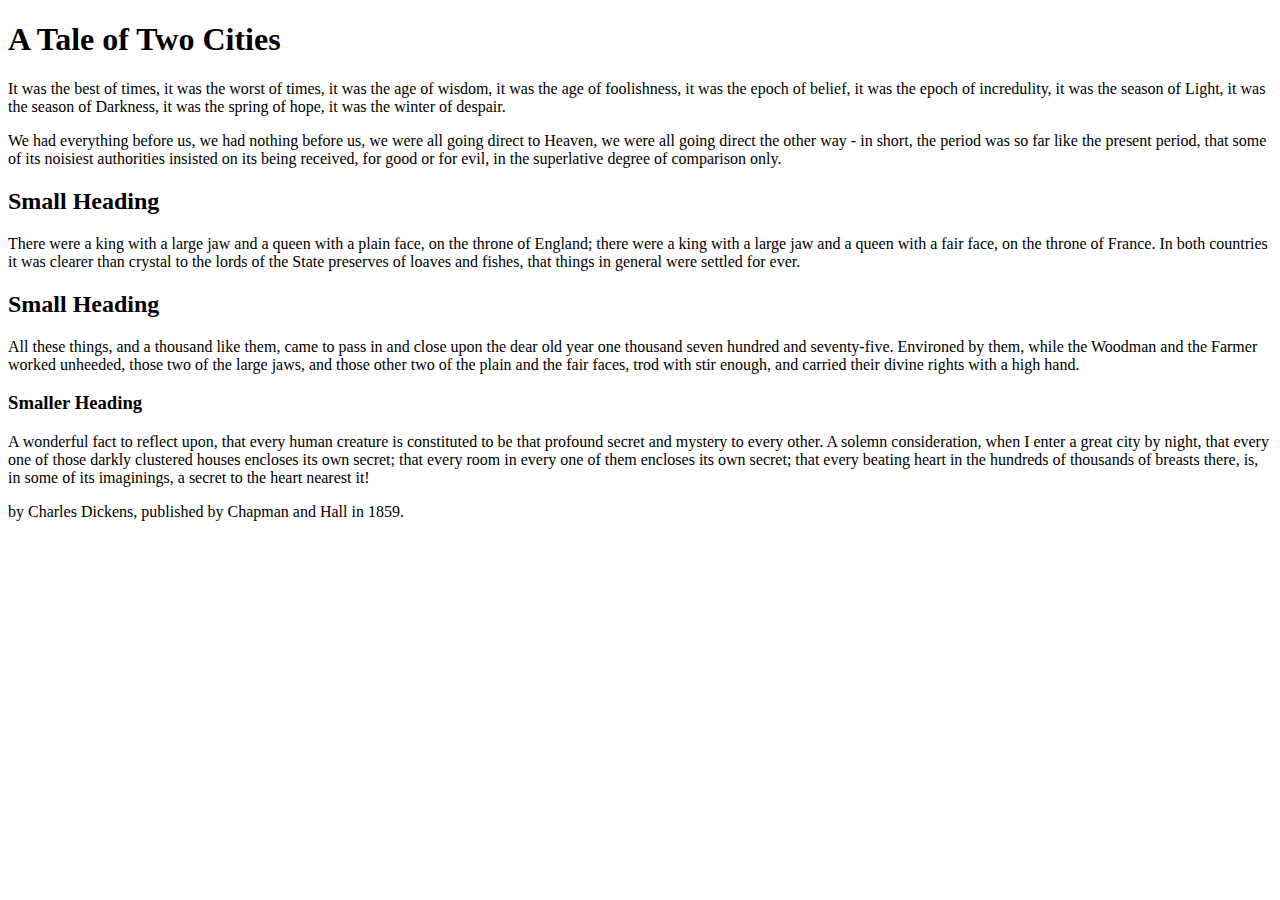
<file: page-1.html>
<!DOCTYPE html>
<html lang="en">
<head>
    <meta charset="UTF-8">
    <meta name="viewport" content="width=device-width, initial-scale=1.0">
    <title>A Tale of Two Cities</title>
    <meta name="description" content="A basic web page containing some text from A Tale of Two Cities, a novel published in 1859 by English author Charles Dickens.">
</head>


<body>
   <h1>A Tale of Two Cities</h1>

    <p>It was the best of times, it was the worst of times, it was the age of wisdom, it was the age of foolishness, it was the epoch of belief, it was the epoch of incredulity, it was the season of Light, it was the season of Darkness, it was the spring of hope, it was the winter of despair.</p>

    <p>We had everything before us, we had nothing before us, we were all going direct to Heaven, we were all going direct the other way - in short, the period was so far like the present period, that some of its noisiest authorities insisted on its being received, for good or for evil, in the superlative degree of comparison only.</p>

    <h2>Small Heading</h2>
    <p>There were a king with a large jaw and a queen with a plain face, on the throne of England; there were a king with a large jaw and a queen with a fair face, on the throne of France. In both countries it was clearer than crystal to the lords of the State preserves of loaves and fishes, that things in general were settled for ever.</p>

    <h2>Small Heading</h2>
    <p>All these things, and a thousand like them, came to pass in and close upon the dear old year one thousand seven hundred and seventy-five. Environed by them, while the Woodman and the Farmer worked unheeded, those two of the large jaws, and those other two of the plain and the fair faces, trod with stir enough, and carried their divine rights with a high hand.</p>

    <h3>Smaller Heading</h3>
    <p>A wonderful fact to reflect upon, that every human creature is constituted to be that profound secret and mystery to every other. A solemn consideration, when I enter a great city by night, that every one of those darkly clustered houses encloses its own secret; that every room in every one of them encloses its own secret; that every beating heart in the hundreds of thousands of breasts there, is, in some of its imaginings, a secret to the heart nearest it!</p>

    by Charles Dickens, published by Chapman and Hall in 1859.
</body>
</html>
</file>
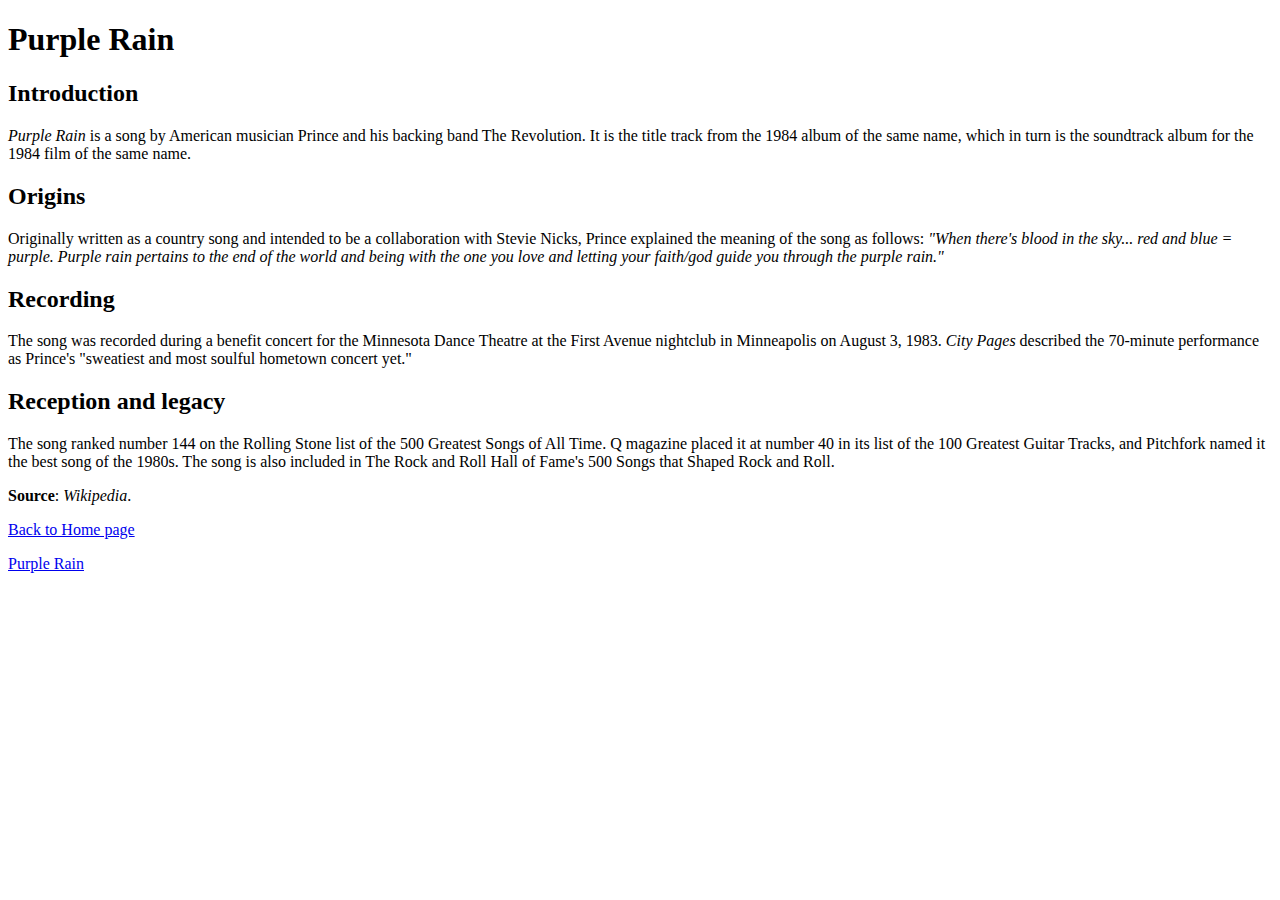
<file: page-2.html>
<!DOCTYPE html>
<!-- saved from url=(0063)https://www.munnelly.com/dorset/lessons/assets/downloads/page-2 -->
<html lang="en"><head><meta http-equiv="Content-Type" content="text/html; charset=UTF-8">

    
    <meta name="viewport" content="width=device-width, initial-scale=1.0">
    <title>Purple Rain</title>
    <meta name="Purple Rain" content="A basic web page containing some text from Wikipedia about the 1983-recorded song Purple Rain by Prince">

</head>

<body>

<h1>Purple Rain</h1>

<h2>Introduction</h2>
<p><i>Purple Rain</i> is a song by American musician Prince and his backing band The Revolution. It is the title track from the 1984 album of the same name, which in turn is the soundtrack album for the 1984 film of the same name.</p>

<h2>Origins</h2>
<p>Originally written as a country song and intended to be a collaboration with Stevie Nicks, Prince explained the meaning of the song as follows: <i>"When there's blood in the sky... red and blue = purple. Purple rain pertains to the end of the world and being with the one you love and letting your faith/god guide you through the purple rain."</i></p>

<h2>Recording</h2>
<p>The song was recorded during a benefit concert for the Minnesota Dance Theatre at the First Avenue nightclub in Minneapolis on August 3, 1983. <i>City Pages</i> described the 70-minute performance as Prince's "sweatiest and most soulful hometown concert yet."</p>

<h2>Reception and legacy</h2>
<p>The song ranked number 144 on the Rolling Stone list of the 500 Greatest Songs of All Time. Q magazine placed it at number 40 in its list of the 100 Greatest Guitar Tracks, and Pitchfork named it the best song of the 1980s. The song is also included in The Rock and Roll Hall of Fame's 500 Songs that Shaped Rock and Roll.</p>

<p><b>Source</b>: <i>Wikipedia</i>.</p>


<p><a href="https://www.munnelly.com/dorset/lessons/assets/index.html">Back to Home page</a></p>
<p><a href="exercises/page-2.html">Purple Rain</a></p>

<div id="my-app"></div></body></html>


<!--The version bellow is corrected by Ai tool-->

<!--<!DOCTYPE html>
<html lang="en">
<head>
  <meta charset="UTF-8">
  <title>Purple Rain - munnelly.com</title>
</head>
<body>
  <header>
    <h1>Purple Rain</h1>
    <nav>
      <a href="/dorset/lessons/">Back to Home page</a>
    </nav>
  </header>

  <main>
    <section>
      <h2>When Doves Cry</h2>
      <p>Introduction</p>
      <p><strong>Purple Rain</strong> is a song by American musician Prince and his backing band The Revolution. It is the title track from the 1984 album of the same name, which in turn is the soundtrack album for the 1984 film of the same name.</p>
    </section>

    <section>
      <h2>Origins</h2>
      <p>Originally written as a country song and intended to be a collaboration with Stevie Nicks, Prince explained the meaning of the song as follows:</p>
      <blockquote>
        “When there's blood in the sky... red and blue = purple. Purple rain pertains to the end of the world and being with the one you love and letting your faith/god guide you through the purple rain.”
      </blockquote>
    </section>

    <section>
      <h2>Recording</h2>
      <p>The song was recorded during a benefit concert for the Minnesota Dance Theatre at the First Avenue nightclub in Minneapolis on August 3, 1983. City Pages described the 70-minute performance as Prince's “sweatiest and most soulful hometown concert yet.”</p>
    </section>

    <section>
      <h2>Reception and Legacy</h2>
      <ul>
        <li>Ranked #144 on Rolling Stone's 500 Greatest Songs of All Time.</li>
        <li>Q magazine placed it at #40 in its list of the 100 Greatest Guitar Tracks.</li>
        <li>Pitchfork named it the best song of the 1980s.</li>
        <li>Included in The Rock and Roll Hall of Fame's 500 Songs that Shaped Rock and Roll.</li>
      </ul>
      <p><em>Source: Wikipedia</em></p>
    </section>
  </main>

  <footer>
    <p>&copy; munnelly.com</p>
  </footer>
</body>
</html>-->
</file>
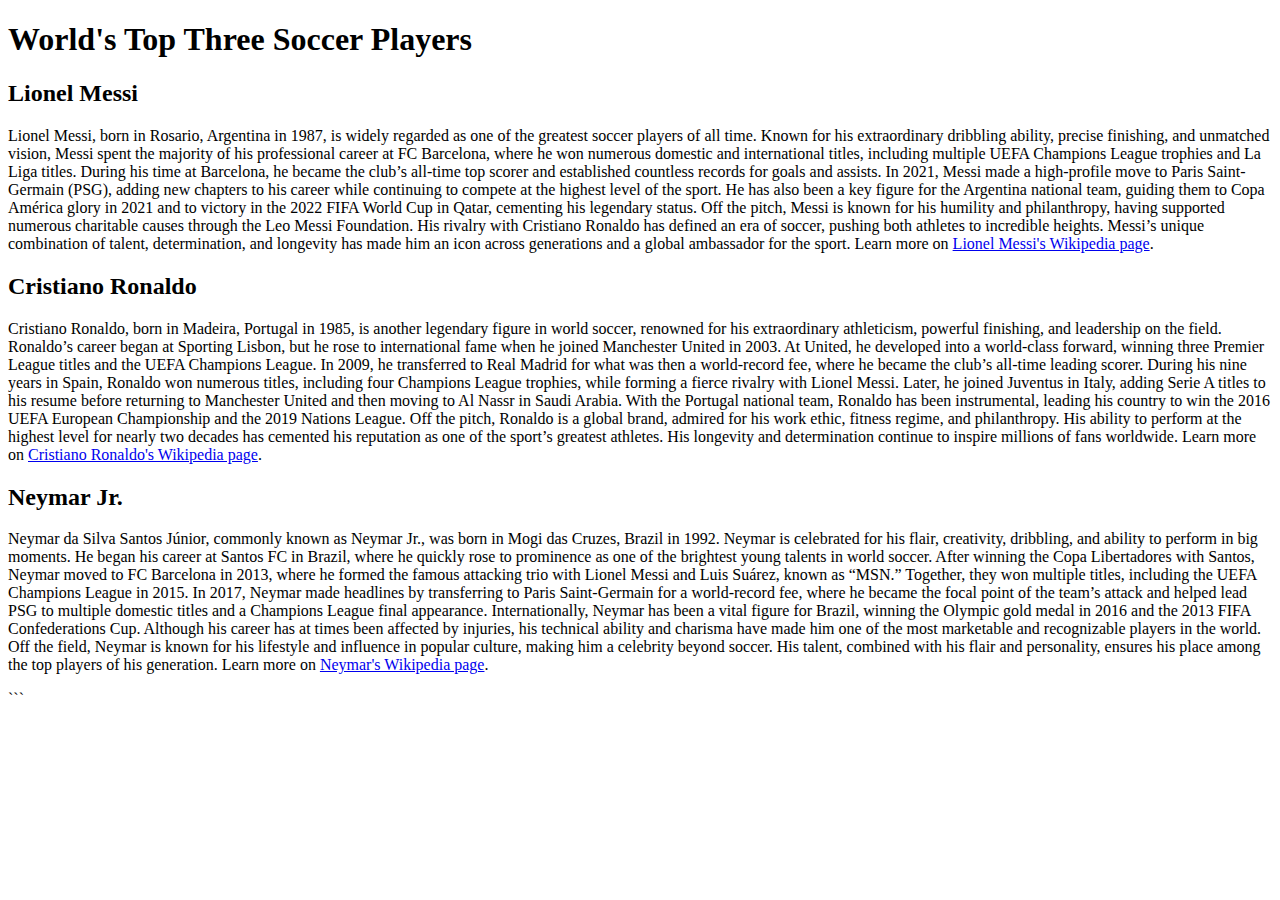
<file: exercises/ai.html>
<!DOCTYPE html>
<html lang="en">
<!--| Matheus Sousa 78263 |-->
<head>
  <meta charset="UTF-8">

  <meta name="viewport" content="width=device-width, initial-scale=1.0">

  <meta name="description" content="A webpage about the world's top three soccer players: Lionel Messi, Cristiano Ronaldo, and Neymar Jr.">

  <title>Top Three Soccer Players in the World Matheus Sousa 78263</title>

</head>

<body>
  <h1>World's Top Three Soccer Players</h1>

  <h2>Lionel Messi</h2>
  <p>
    Lionel Messi, born in Rosario, Argentina in 1987, is widely regarded as one of the greatest soccer players of all
    time. Known for his extraordinary dribbling ability, precise finishing, and unmatched vision, Messi spent the
    majority of his professional career at FC Barcelona, where he won numerous domestic and international titles,
    including multiple UEFA Champions League trophies and La Liga titles. During his time at Barcelona, he became the
    club’s all-time top scorer and established countless records for goals and assists. In 2021, Messi made a
    high-profile move to Paris Saint-Germain (PSG), adding new chapters to his career while continuing to compete at
    the highest level of the sport. He has also been a key figure for the Argentina national team, guiding them to
    Copa América glory in 2021 and to victory in the 2022 FIFA World Cup in Qatar, cementing his legendary status. Off
    the pitch, Messi is known for his humility and philanthropy, having supported numerous charitable causes through
    the Leo Messi Foundation. His rivalry with Cristiano Ronaldo has defined an era of soccer, pushing both athletes
    to incredible heights. Messi’s unique combination of talent, determination, and longevity has made him an icon
    across generations and a global ambassador for the sport.
    Learn more on <a href="https://en.wikipedia.org/wiki/Lionel_Messi" target="_blank">Lionel Messi's Wikipedia page</a>.
  </p>

  <h2>Cristiano Ronaldo</h2>
  <p>
    Cristiano Ronaldo, born in Madeira, Portugal in 1985, is another legendary figure in world soccer, renowned for his
    extraordinary athleticism, powerful finishing, and leadership on the field. Ronaldo’s career began at Sporting
    Lisbon, but he rose to international fame when he joined Manchester United in 2003. At United, he developed into a
    world-class forward, winning three Premier League titles and the UEFA Champions League. In 2009, he transferred to
    Real Madrid for what was then a world-record fee, where he became the club’s all-time leading scorer. During his
    nine years in Spain, Ronaldo won numerous titles, including four Champions League trophies, while forming a fierce
    rivalry with Lionel Messi. Later, he joined Juventus in Italy, adding Serie A titles to his resume before returning
    to Manchester United and then moving to Al Nassr in Saudi Arabia. With the Portugal national team, Ronaldo has been
    instrumental, leading his country to win the 2016 UEFA European Championship and the 2019 Nations League. Off the
    pitch, Ronaldo is a global brand, admired for his work ethic, fitness regime, and philanthropy. His ability to
    perform at the highest level for nearly two decades has cemented his reputation as one of the sport’s greatest
    athletes. His longevity and determination continue to inspire millions of fans worldwide.
    Learn more on <a href="https://en.wikipedia.org/wiki/Cristiano_Ronaldo" target="_blank">Cristiano Ronaldo's Wikipedia page</a>.
  </p>

  <h2>Neymar Jr.</h2>
  <p>
    Neymar da Silva Santos Júnior, commonly known as Neymar Jr., was born in Mogi das Cruzes, Brazil in 1992. Neymar is
    celebrated for his flair, creativity, dribbling, and ability to perform in big moments. He began his career at
    Santos FC in Brazil, where he quickly rose to prominence as one of the brightest young talents in world soccer.
    After winning the Copa Libertadores with Santos, Neymar moved to FC Barcelona in 2013, where he formed the famous
    attacking trio with Lionel Messi and Luis Suárez, known as “MSN.” Together, they won multiple titles, including the
    UEFA Champions League in 2015. In 2017, Neymar made headlines by transferring to Paris Saint-Germain for a
    world-record fee, where he became the focal point of the team’s attack and helped lead PSG to multiple domestic
    titles and a Champions League final appearance. Internationally, Neymar has been a vital figure for Brazil, winning
    the Olympic gold medal in 2016 and the 2013 FIFA Confederations Cup. Although his career has at times been affected
    by injuries, his technical ability and charisma have made him one of the most marketable and recognizable players
    in the world. Off the field, Neymar is known for his lifestyle and influence in popular culture, making him a
    celebrity beyond soccer. His talent, combined with his flair and personality, ensures his place among the top
    players of his generation.
    Learn more on <a href="https://en.wikipedia.org/wiki/Neymar" target="_blank">Neymar's Wikipedia page</a>.
  </p>

</body>

</html>
```
</file>
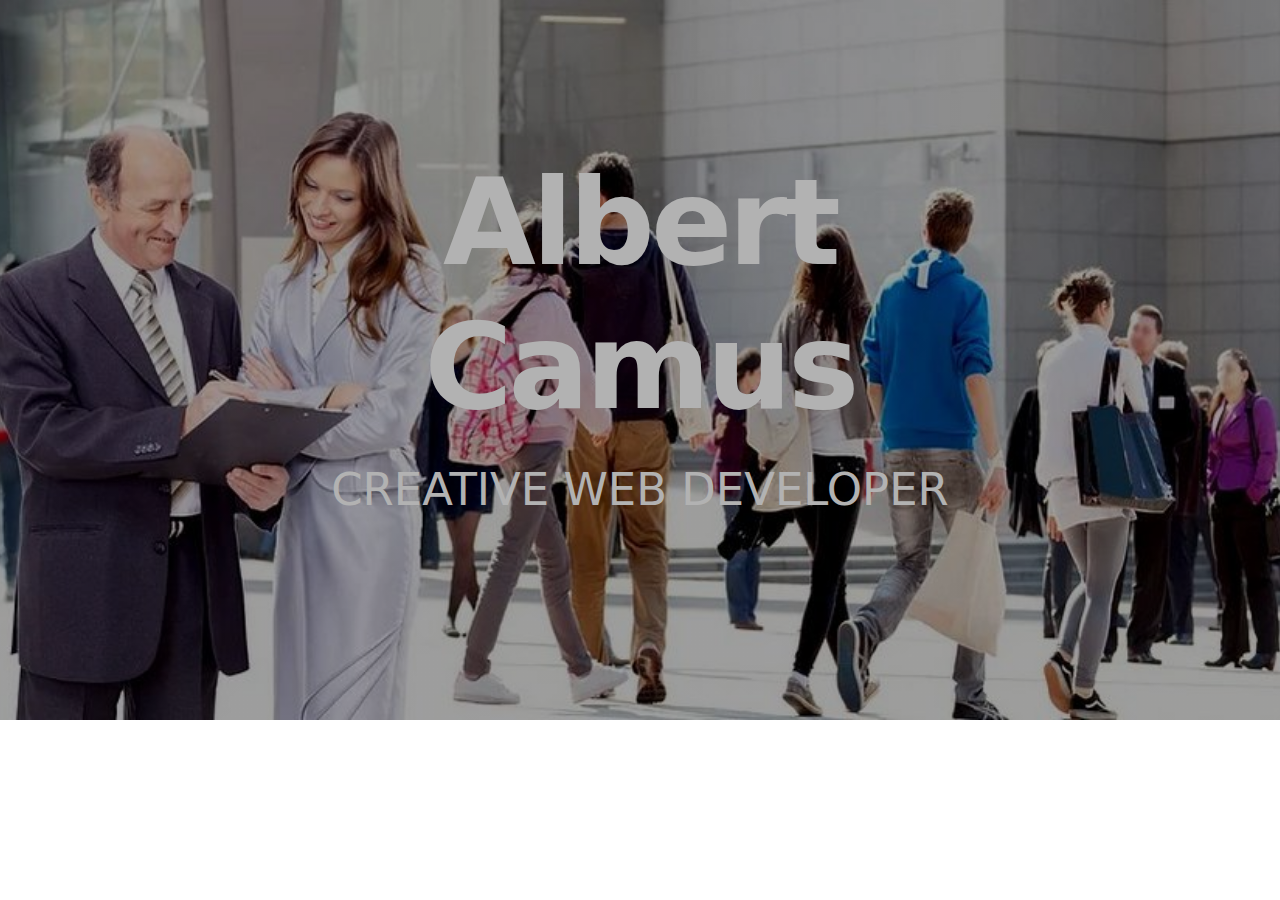
<file: exercises/hero-image.htm>
<!DOCTYPE html>
<html lang="en">
    <!--| Matheus Sousa 78263 |-->
<head>
    <meta charset="UTF-8">
    <meta http-equiv="X-UA-Compatible" content="IE=edge">
    <meta name="viewport" content="width=device-width, initial-scale=1.0">
    <title>Hero Block with Image Matheus Sousa 78263</title>
    <meta name="description" content="A hero block with a background image and a tinted overlay.">  

    <link rel="stylesheet" href="assets/css/hero-image.css">

</head>


<body>

    <!-- hero block -->
    <header class="color-change-5x">

        <div class="hero-text-container">
            <h1 class="slide-in-top"> Albert Camus</h1>
            <h2 class="slide-in-left">Creative Web Developer</h2>
        </div>
        <div class="hero-bg-media">
            <img src="assets/img/business.jpg" alt="sample background image">   
        </div>
        <div class="bg-overlay"></div>
    </header>
    <!-- /hero block -->

 

</body>
</html>
</file>
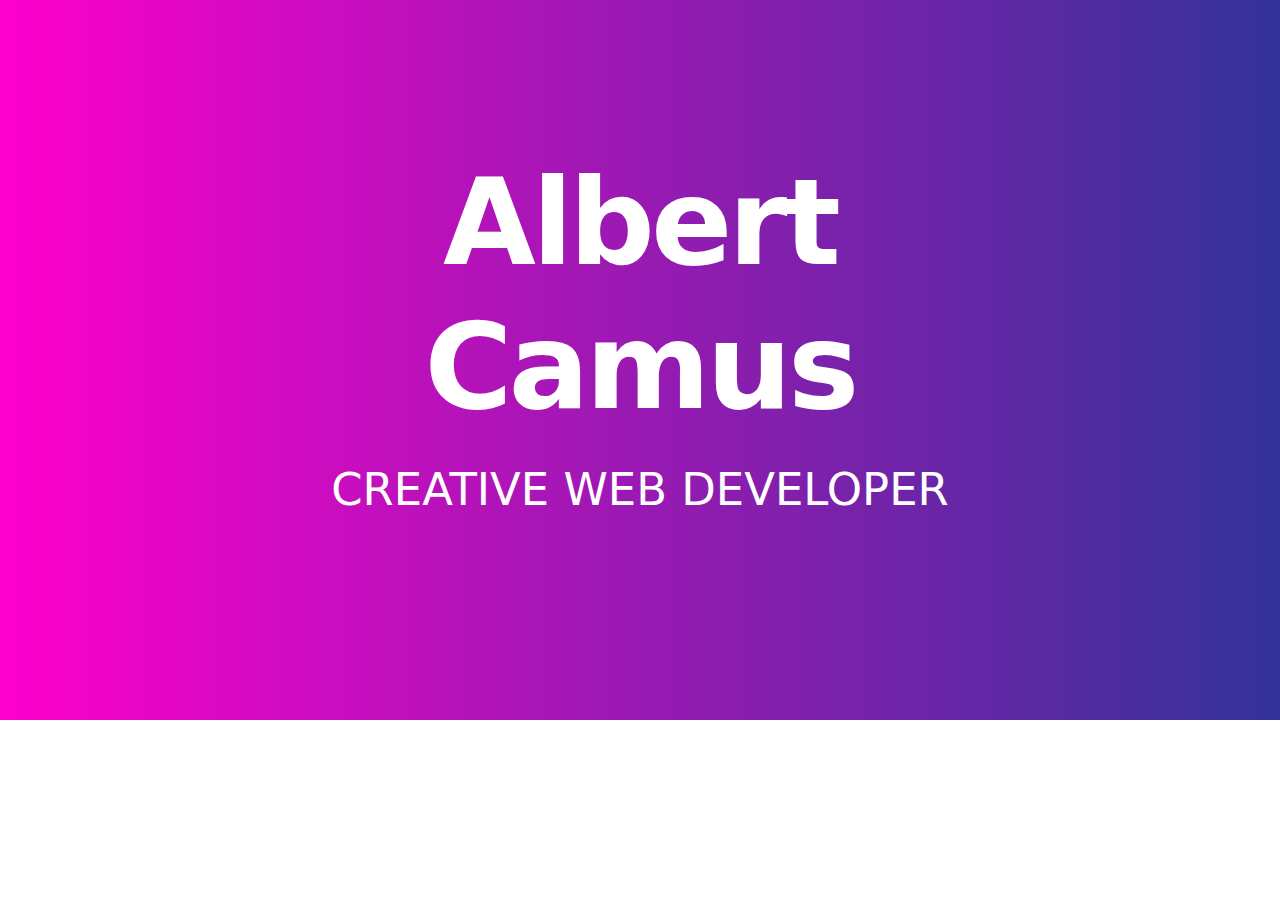
<file: exercises/hero-text.htm>
<!DOCTYPE html>
<html lang="en">
    <!--| Matheus Sousa 78263 |-->
<head>
    <meta charset="UTF-8">
    <meta http-equiv="X-UA-Compatible" content="IE=edge">
    <meta name="viewport" content="width=device-width, initial-scale=1.0">
    <title>Hero Block with Text Matheus Sousa 78263</title>
    <meta name="description" content="An above-the-fold hero block with animated text and various background colours.">

    <link rel="stylesheet" href="assets/css/hero-text.css">

</head>


<body>

    <!-- hero block -->
    <header>

        <div class="hero-text-container">
            <h1 class="slide-in-top"> Albert Camus</h1>
            <h2 class="slide-in-left">Creative Web Developer</h2>
        </div>

    </header>
    <!-- /hero block -->

 

</body>
</html>
</file>
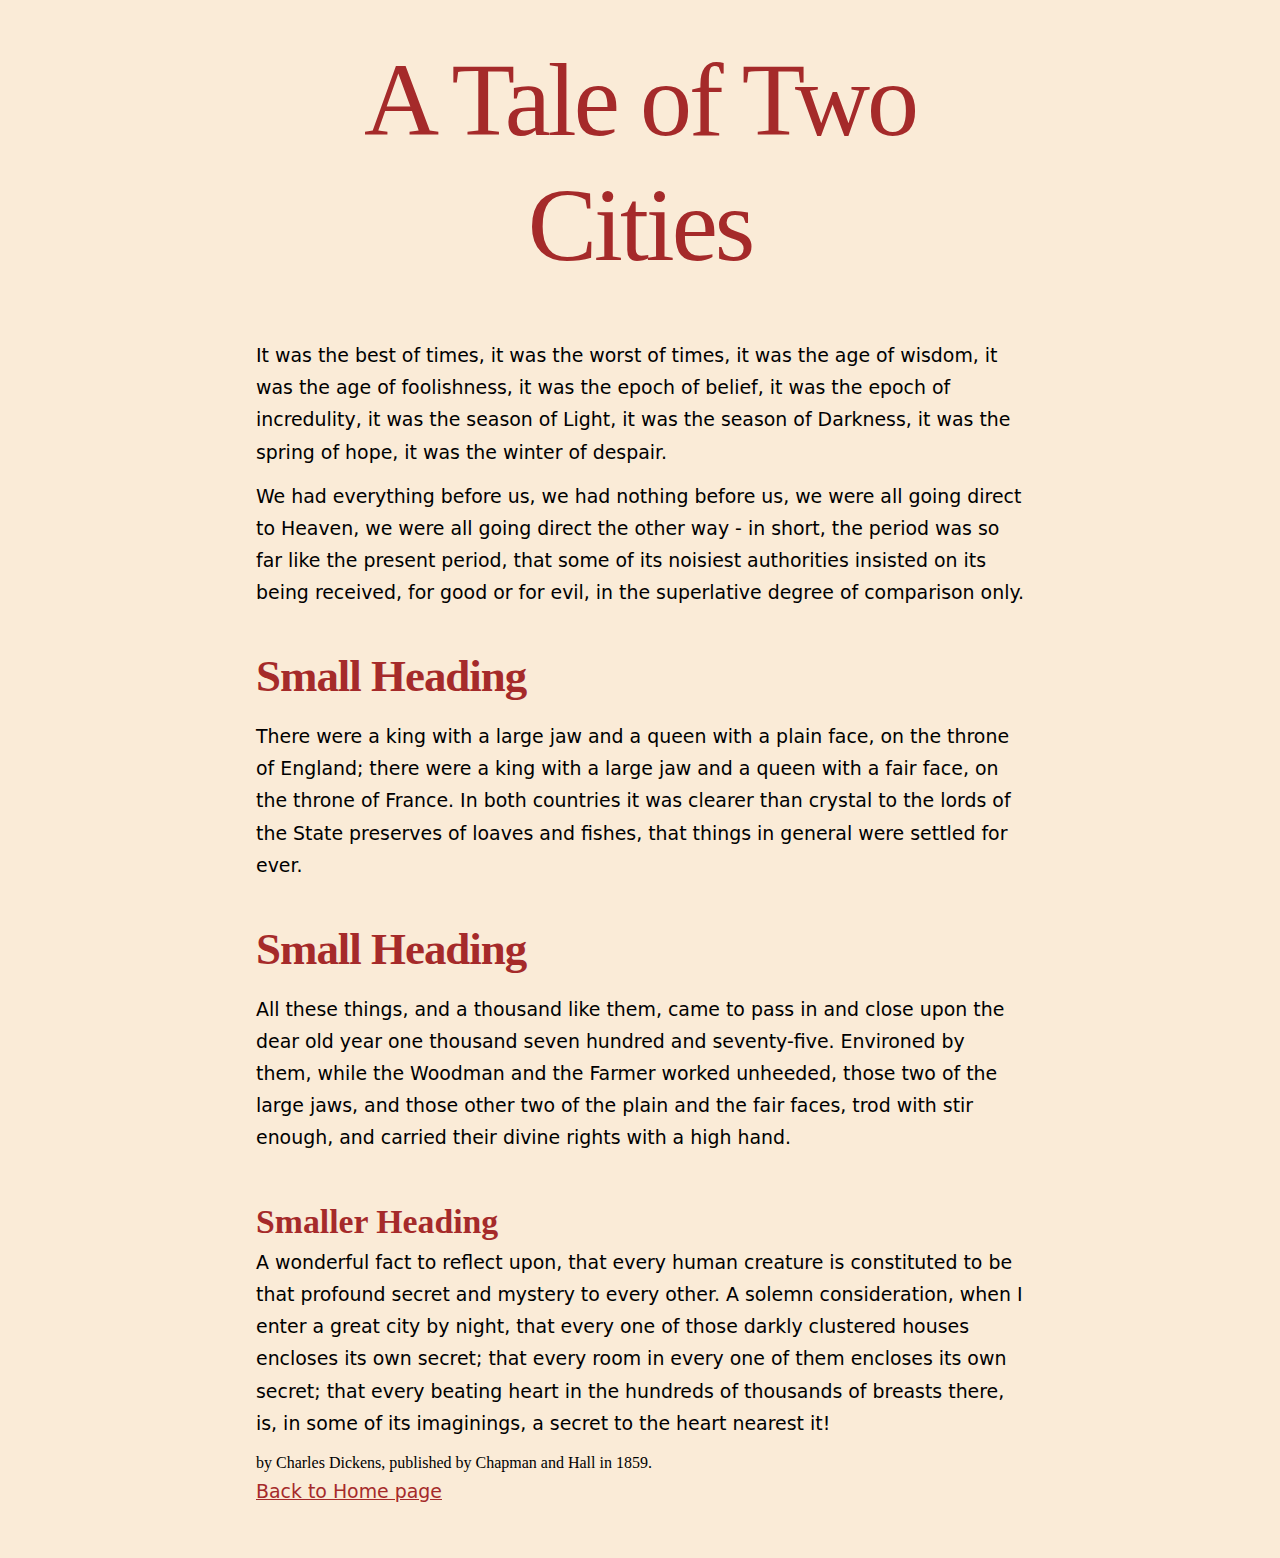
<file: exercises/page-1.html>
<!DOCTYPE html>
<html lang="en">
    <!--| Matheus Sousa 78263 |-->
<head>
    <meta charset="UTF-8">
    <meta name="viewport" content="width=device-width, initial-scale=1.0">
    <title>A Tale of Two Cities Matheus Sousa 78263</title>
    <meta name="description" content="A basic web page containing some text from A Tale of Two Cities, a novel published in 1859 by English author Charles Dickens.">
    <link rel="stylesheet" href="assets/css/style-1.css">
</head>
   

<body>
    <header>
        <h1>A Tale of Two Cities</h1>
    </header>

    <main>
        <section>
     <p>It was the best of times, it was the worst of times, it was the age of wisdom, it was the age of foolishness, it was the epoch of belief, it was the epoch of incredulity, it was the season of Light, it was the season of Darkness, it was the spring of hope, it was the winter of despair.</p>

     <p>We had everything before us, we had nothing before us, we were all going direct to Heaven, we were all going direct the other way - in short, the period was so far like the present period, that some of its noisiest authorities insisted on its being received, for good or for evil, in the superlative degree of comparison only.</p>

    <h2>Small Heading</h2>
     <p>There were a king with a large jaw and a queen with a plain face, on the throne of England; there were a king with a large jaw and a queen with a fair face, on the throne of France. In both countries it was clearer than crystal to the lords of the State preserves of loaves and fishes, that things in general were settled for ever.</p>

    <h2>Small Heading</h2>
     <p>All these things, and a thousand like them, came to pass in and close upon the dear old year one thousand seven hundred and seventy-five. Environed by them, while the Woodman and the Farmer worked unheeded, those two of the large jaws, and those other two of the plain and the fair faces, trod with stir enough, and carried their divine rights with a high hand.</p>

    <h3>Smaller Heading</h3>
        <p>A wonderful fact to reflect upon, that every human creature is constituted to be that profound secret and mystery to every other. A solemn consideration, when I enter a great city by night, that every one of those darkly clustered houses encloses its own secret; that every room in every one of them encloses its own secret; that every beating heart in the hundreds of thousands of breasts there, is, in some of its imaginings, a secret to the heart nearest it!</p>

     by Charles Dickens, published by Chapman and Hall in 1859.

        <p><a href="../index.html">Back to Home page</a></p>
    </section></main>
</body>
</html>
</file>
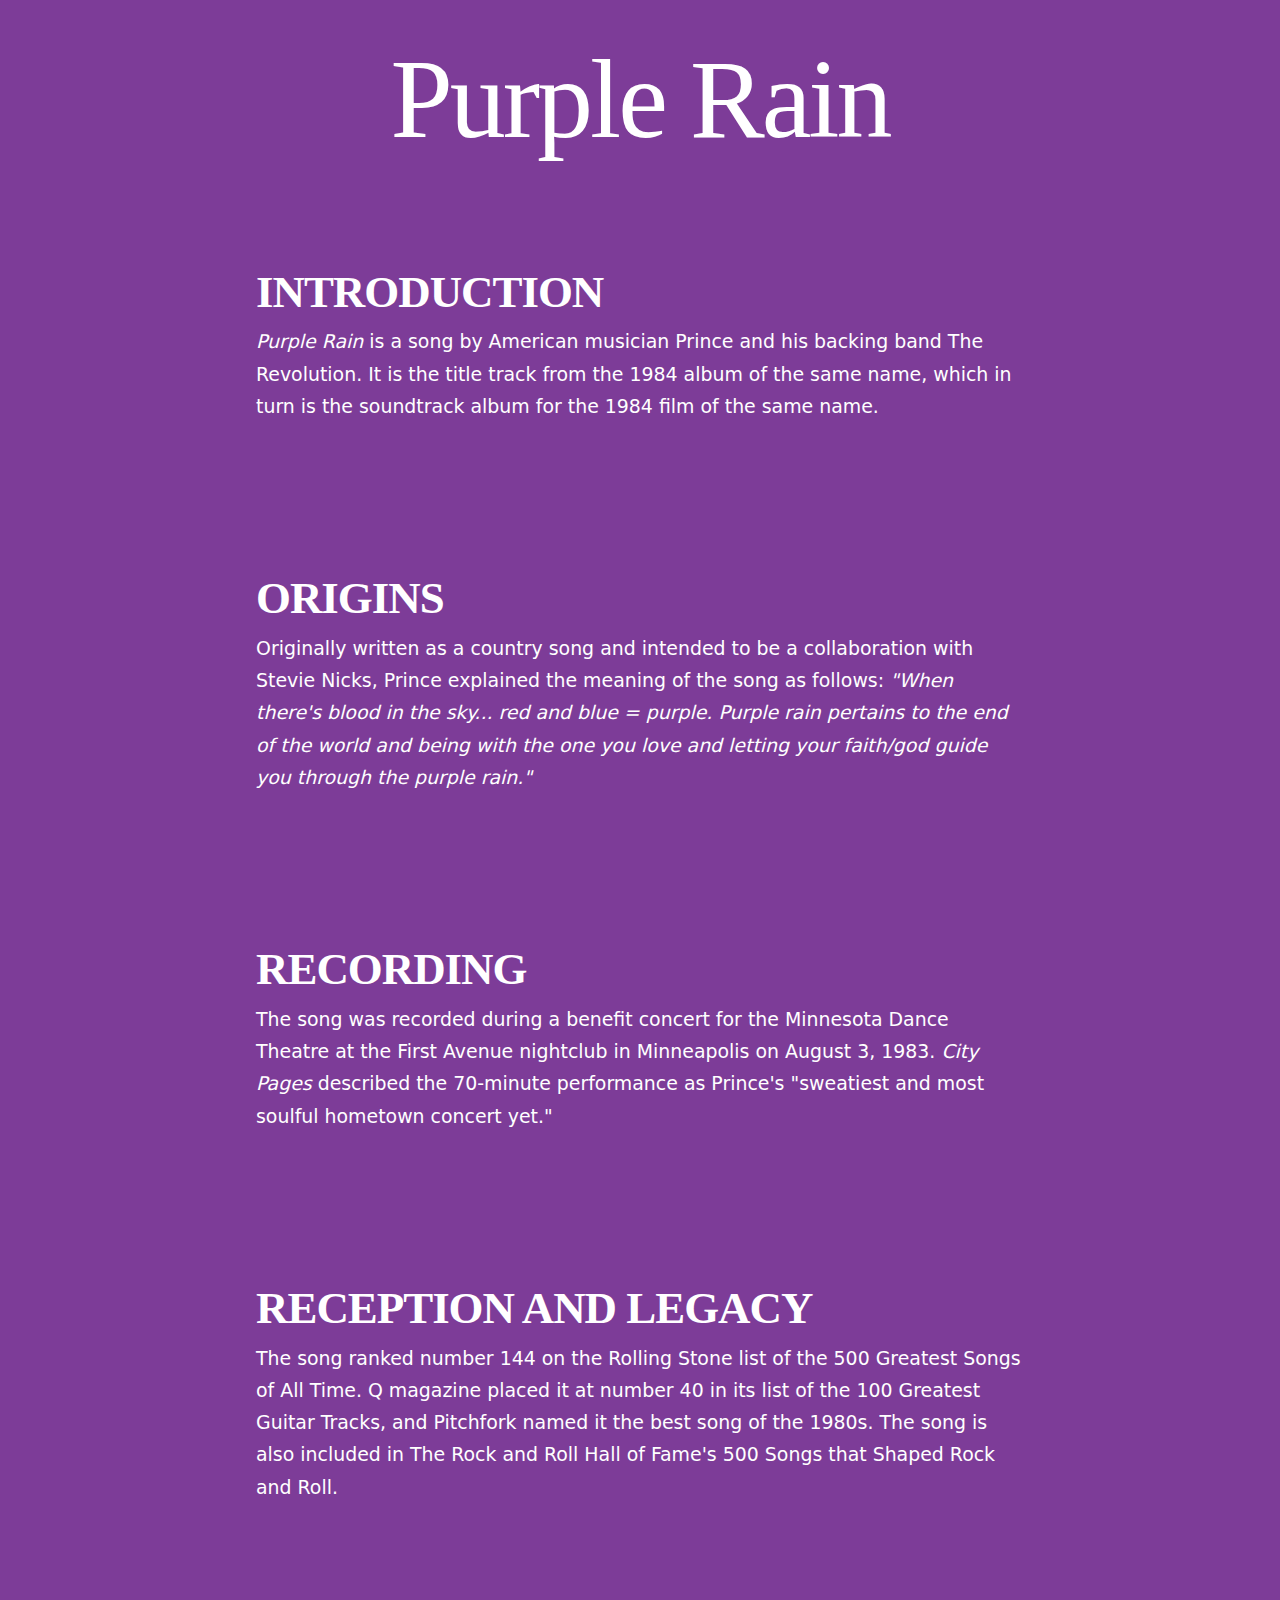
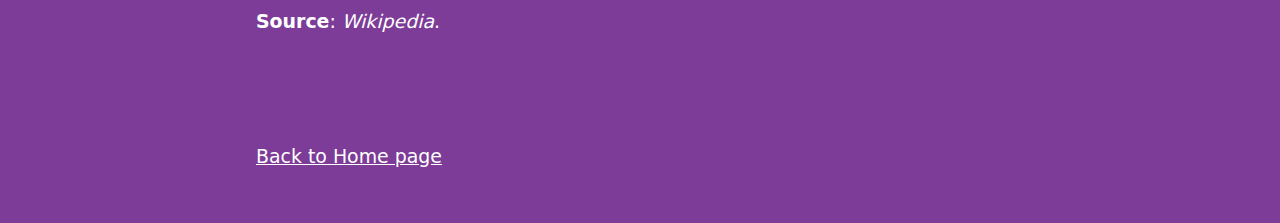
<file: exercises/page-2.html>
<!DOCTYPE html>
<!-- saved from url=(0063)https://www.munnelly.com/dorset/lessons/assets/downloads/page-2 -->
 <!--| Matheus Sousa 78263 |-->
<html lang="en"><head><meta http-equiv="Content-Type" content="text/html; charset=UTF-8">

    
    <meta name="viewport" content="width=device-width, initial-scale=1.0">
    <title>Purple Rain Matheus Sousa 78263</title>
    <meta name="Purple Rain" content="A basic web page containing some text from Wikipedia about the 1983-recorded song Purple Rain by Prince">
    <link rel="stylesheet" href="assets/css/style-2.css">
</head>

<body>

<h1>Purple Rain</h1>
<section>
<h2>Introduction</h2>
<p><i>Purple Rain</i> is a song by American musician Prince and his backing band The Revolution. It is the title track from the 1984 album of the same name, which in turn is the soundtrack album for the 1984 film of the same name.</p>
</section>

<section>
<h2>Origins</h2>
<p>Originally written as a country song and intended to be a collaboration with Stevie Nicks, Prince explained the meaning of the song as follows: <i>"When there's blood in the sky... red and blue = purple. Purple rain pertains to the end of the world and being with the one you love and letting your faith/god guide you through the purple rain."</i></p>
</section>

<section>
<h2>Recording</h2>
<p>The song was recorded during a benefit concert for the Minnesota Dance Theatre at the First Avenue nightclub in Minneapolis on August 3, 1983. <i>City Pages</i> described the 70-minute performance as Prince's "sweatiest and most soulful hometown concert yet."</p>
</section>

<section>
<h2>Reception and legacy</h2>
<p>The song ranked number 144 on the Rolling Stone list of the 500 Greatest Songs of All Time. Q magazine placed it at number 40 in its list of the 100 Greatest Guitar Tracks, and Pitchfork named it the best song of the 1980s. The song is also included in The Rock and Roll Hall of Fame's 500 Songs that Shaped Rock and Roll.</p>
</section>

<section>
<p><b>Source</b>: <i>Wikipedia</i>.</p>
</section>

<section>
<p><a href="file:///C:/college/BSC20925B/Front-End%20Web%20Dev/websites/index.html">Back to Home page</a></p>
</section>

<div id="my-app"></div></body></html>
</file>
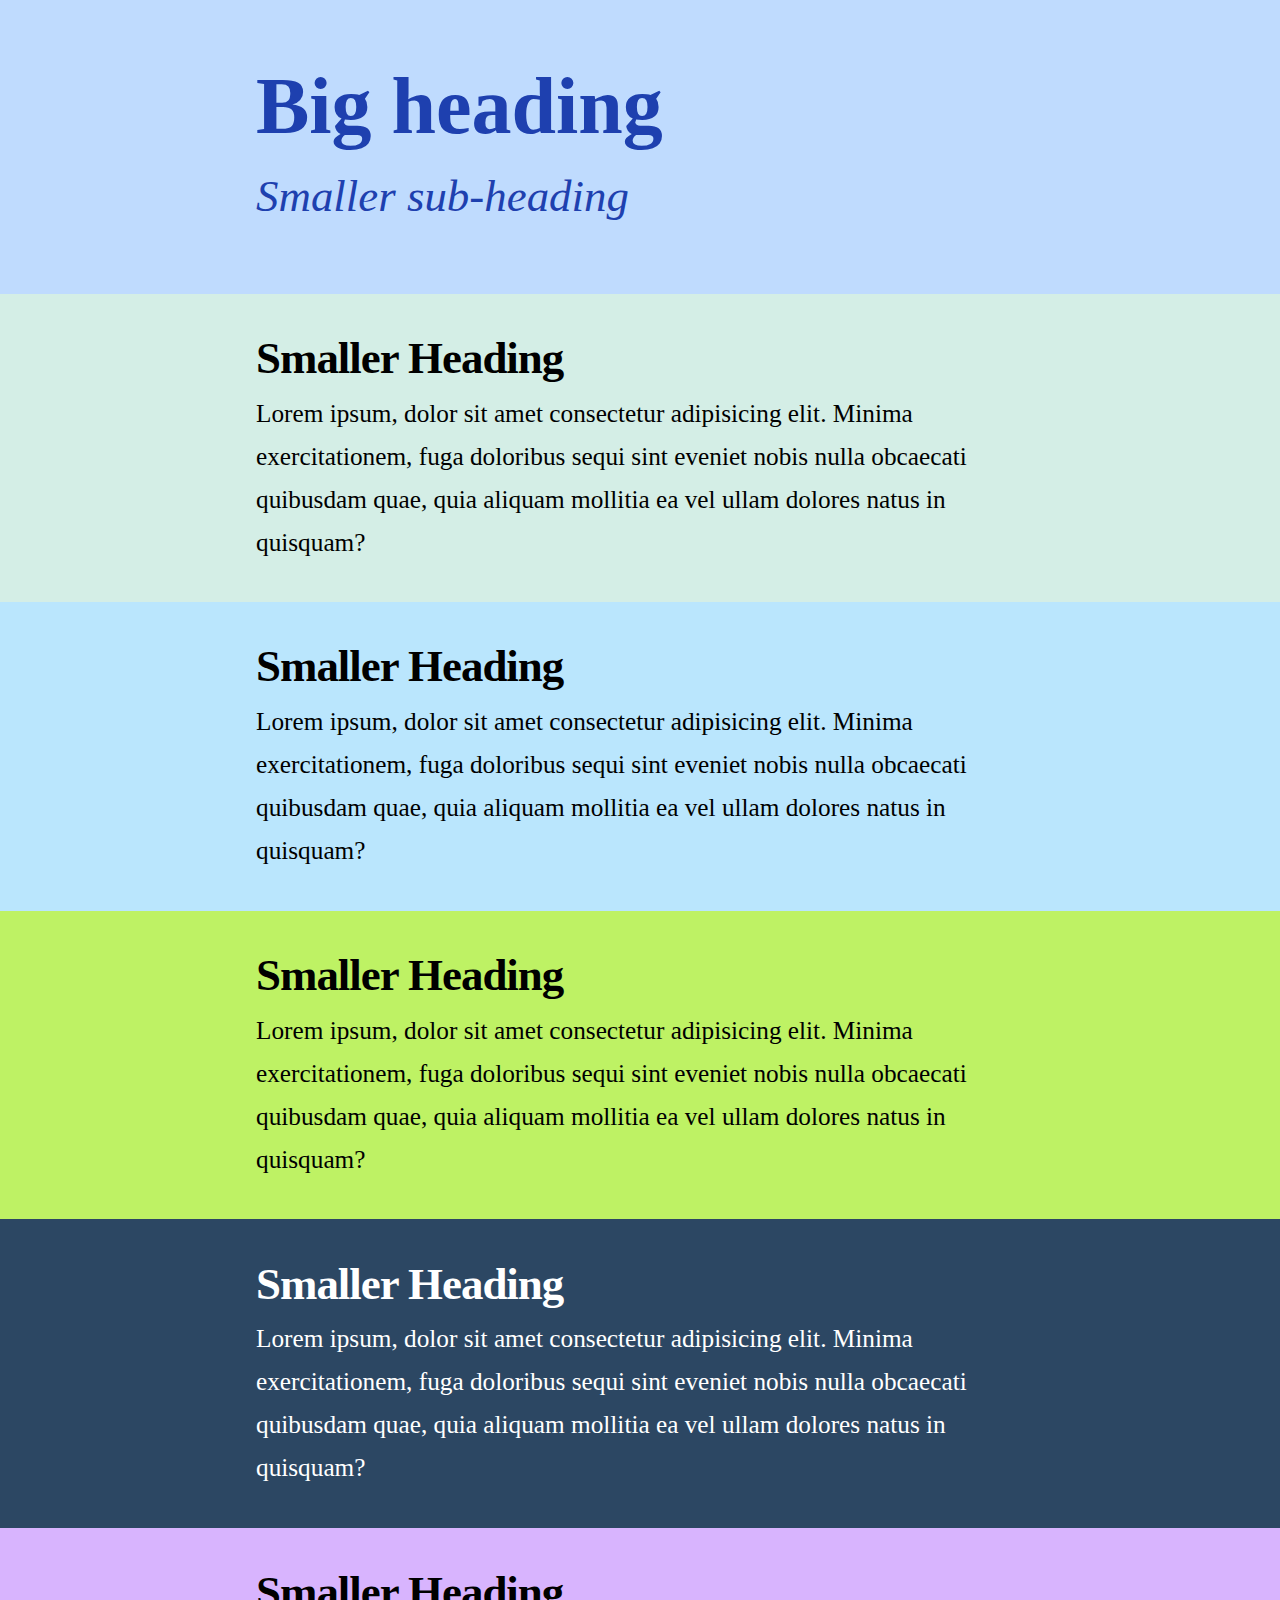
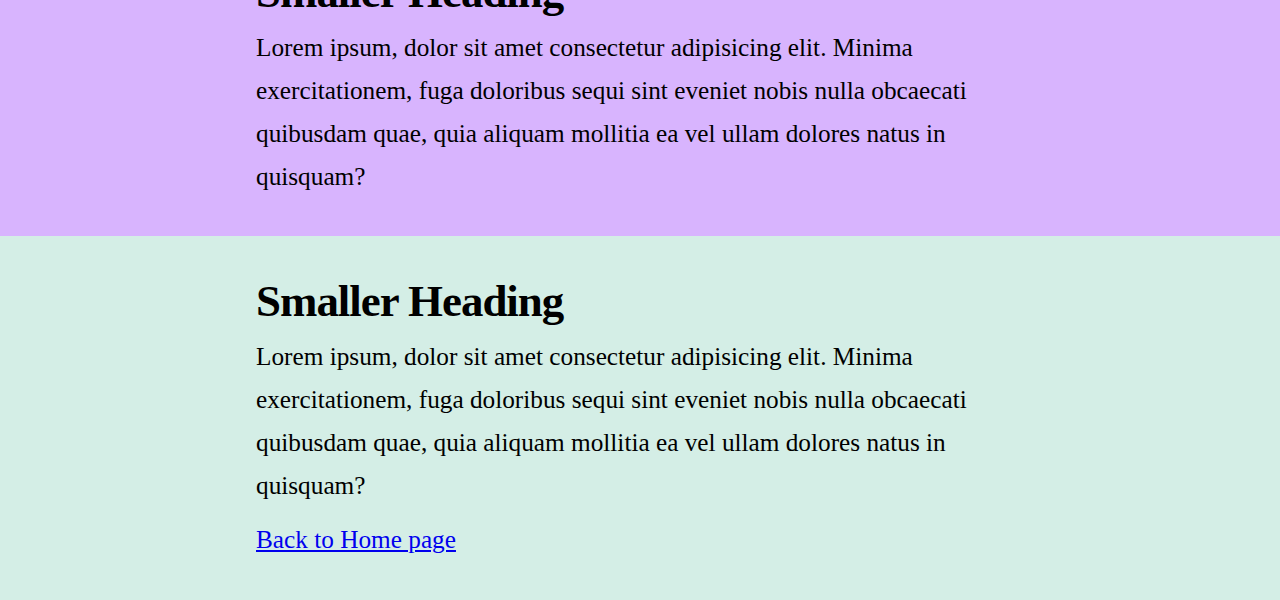
<file: exercises/page-3.html>
<!DOCTYPE html>
<html lang="en">
<!--| Matheus Sousa 78263 |-->
<head>
    <meta charset="UTF-8">
    <meta name="viewport" content="width=device-width, initial-scale=1.0">
    <meta name="description" content="Between 150 and 160 characters (including spaces). Like the title, this is important for search engines.">
    <title>Web Page with Sections Matheus Sousa 78263</title>
    <meta name="description" content="A sample web page with multiple sections.">
    <link rel="stylesheet" href="assets/css/style-3.css">

</head>    
    
<body>

 <!-- Hero block -->
    <header>
        <h1>Big heading</h1>
        <h2>Smaller sub-heading</h2>
    </header>

    <!-- Main content of web page in sections -->
    <main>
        <section class="section-1">
            <h2>Smaller Heading</h2>
            <p>Lorem ipsum, dolor sit amet consectetur adipisicing elit. Minima exercitationem, fuga doloribus sequi sint eveniet nobis nulla obcaecati quibusdam quae, quia aliquam mollitia ea vel ullam dolores natus in quisquam?</p>

        </section>

        <section class="section-2">
            <h2>Smaller Heading</h2>
            <p>Lorem ipsum, dolor sit amet consectetur adipisicing elit. Minima exercitationem, fuga doloribus sequi sint eveniet nobis nulla obcaecati quibusdam quae, quia aliquam mollitia ea vel ullam dolores natus in quisquam?</p>

        </section>

        <section class="section-3">
            <h2>Smaller Heading</h2>
            <p>Lorem ipsum, dolor sit amet consectetur adipisicing elit. Minima exercitationem, fuga doloribus sequi sint eveniet nobis nulla obcaecati quibusdam quae, quia aliquam mollitia ea vel ullam dolores natus in quisquam?</p>

        </section>
        <section class="section-4">
            <h2>Smaller Heading</h2>
            <p>Lorem ipsum, dolor sit amet consectetur adipisicing elit. Minima exercitationem, fuga doloribus sequi sint eveniet nobis nulla obcaecati quibusdam quae, quia aliquam mollitia ea vel ullam dolores natus in quisquam?</p>

        </section>

        <section class="section-5">
            <h2>Smaller Heading</h2>
            <p>Lorem ipsum, dolor sit amet consectetur adipisicing elit. Minima exercitationem, fuga doloribus sequi sint eveniet nobis nulla obcaecati quibusdam quae, quia aliquam mollitia ea vel ullam dolores natus in quisquam?</p>

        </section>

        <section class="section-1">
            <h2>Smaller Heading</h2>
            <p>Lorem ipsum, dolor sit amet consectetur adipisicing elit. Minima exercitationem, fuga doloribus sequi sint eveniet nobis nulla obcaecati quibusdam quae, quia aliquam mollitia ea vel ullam dolores natus in quisquam?</p>

            <p><a href="../index.html">Back to Home page</a></p>
            
          
        </section>
        
    </main>
    </body>
    </html>
</file>
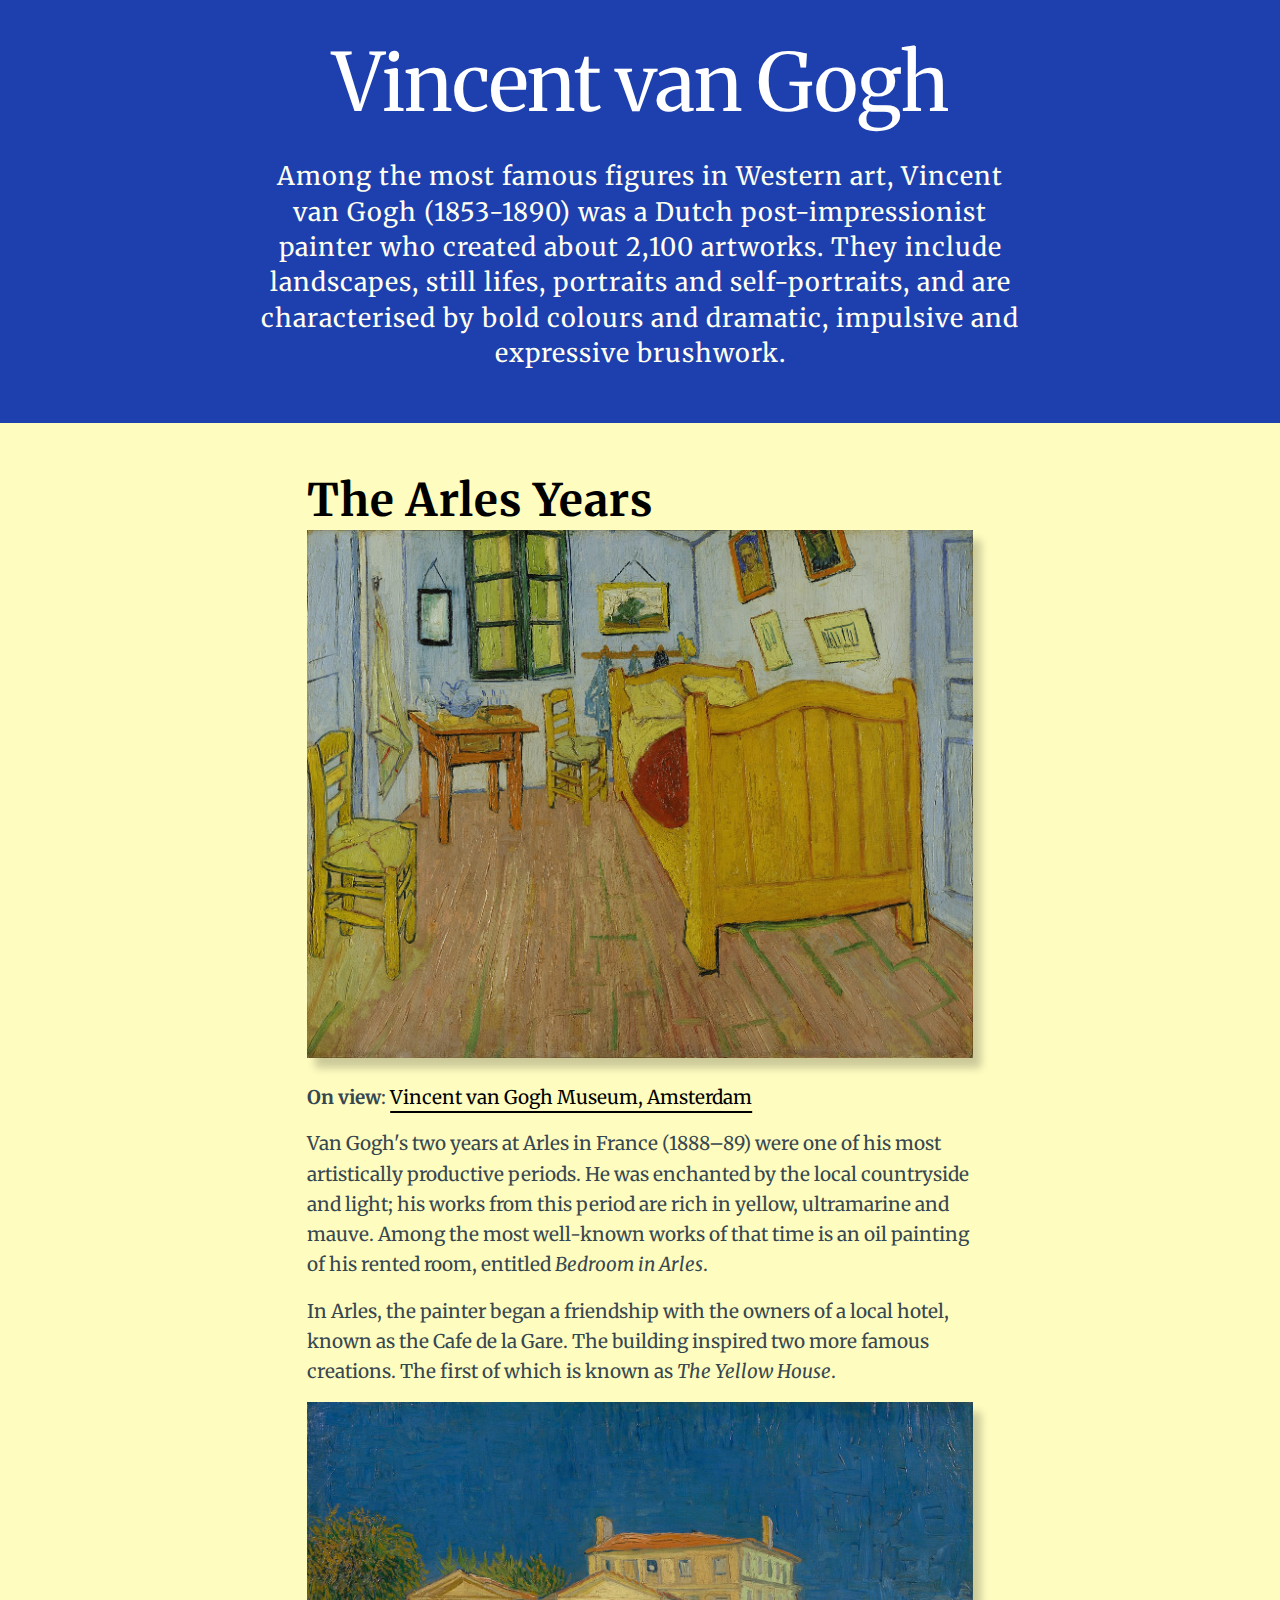
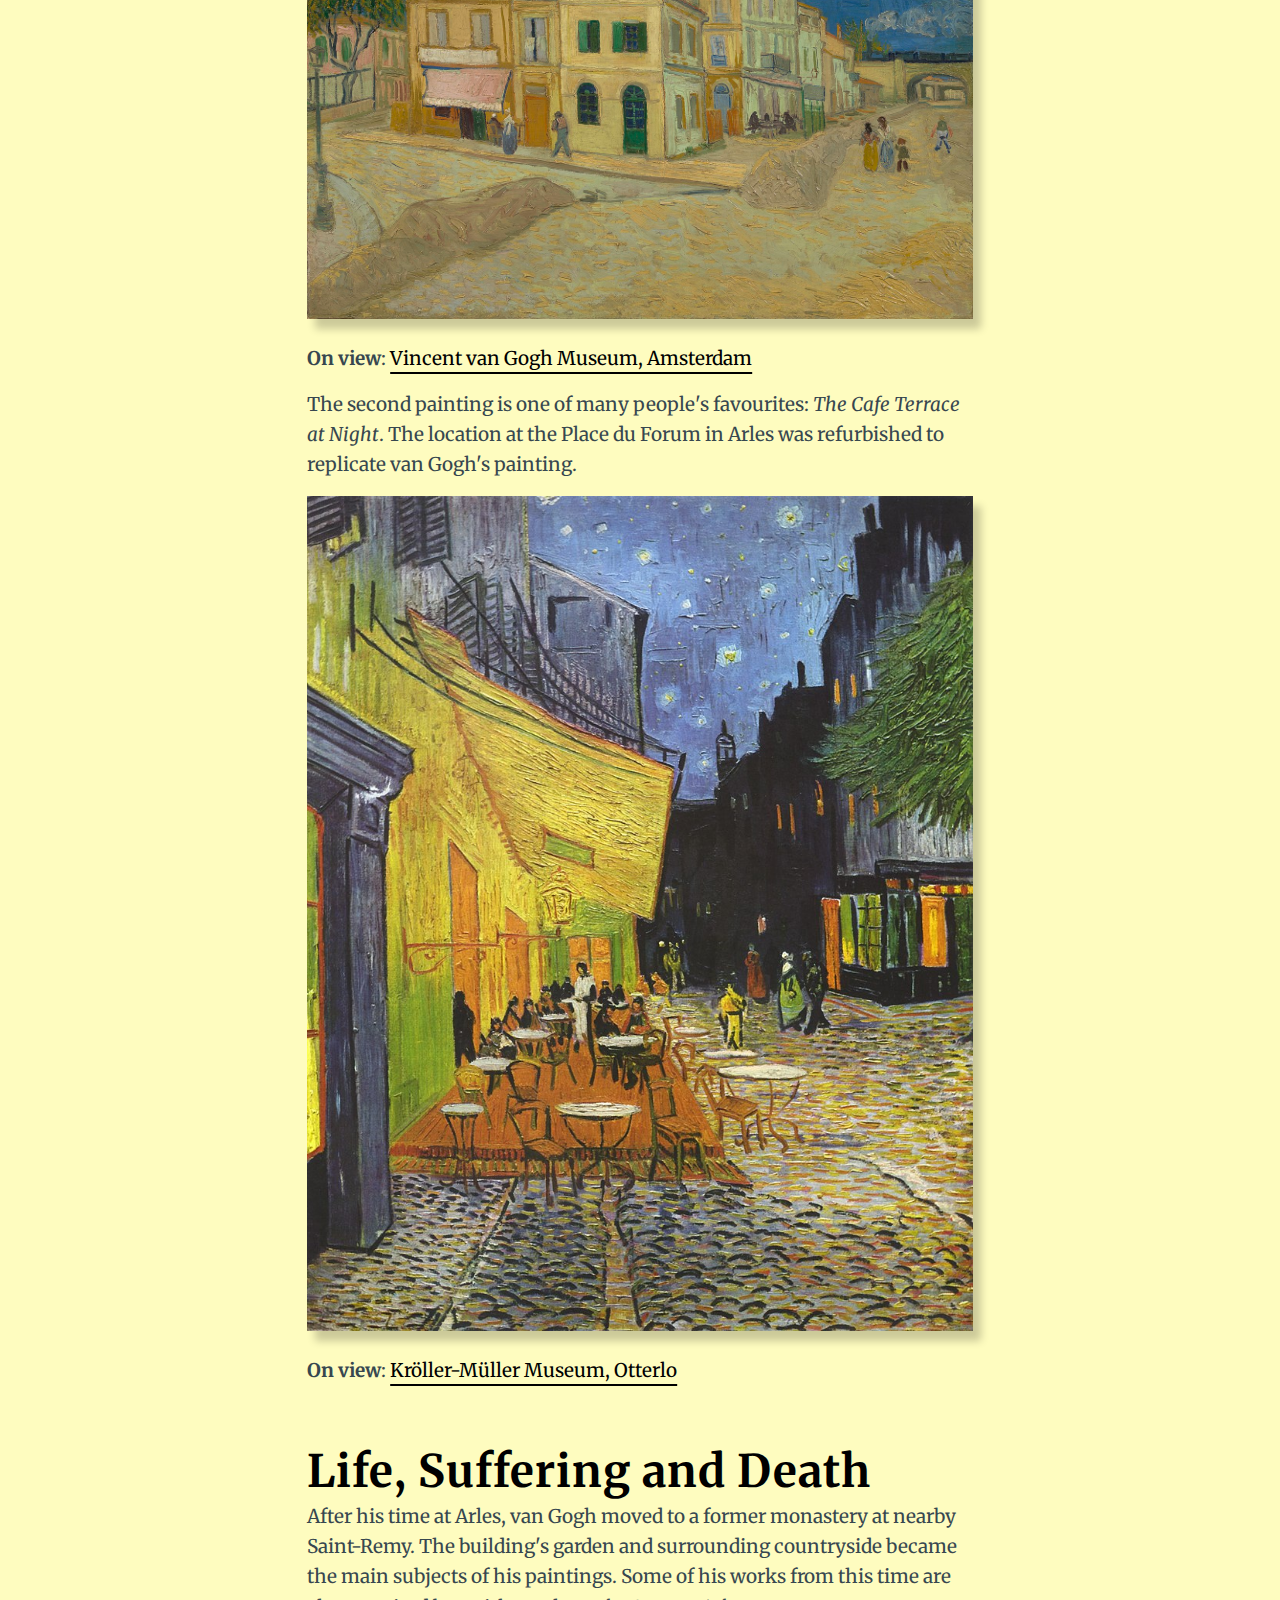
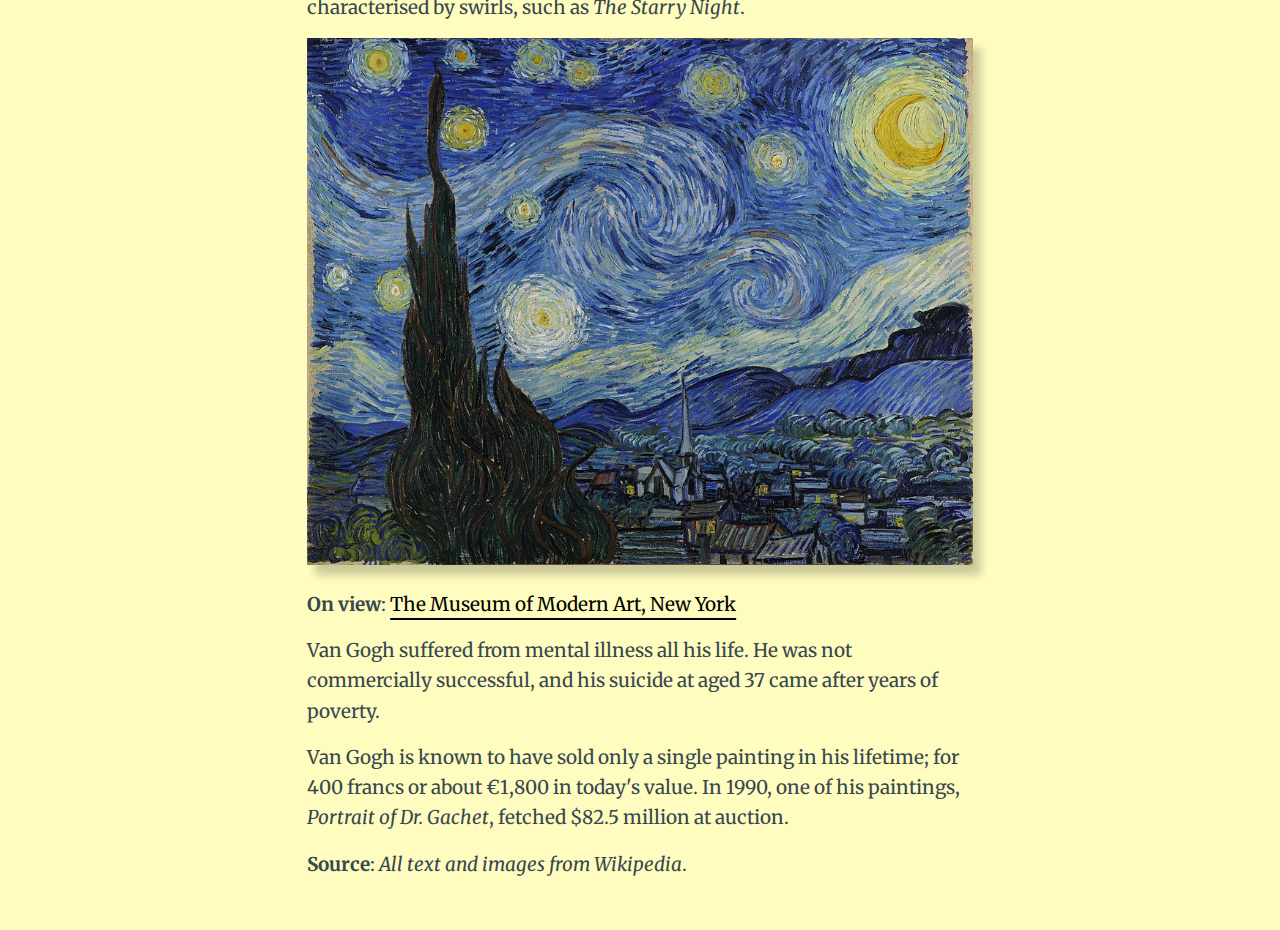
<file: exercises/page-4.html>
<!DOCTYPE html>
<html lang="en">
    <!--| Matheus Sousa 78263 |-->
<head>
    <meta charset="UTF-8">
    <meta name="viewport" content="width=device-width, initial-scale=1.0">

    <title>Vincent van Gogh Matheus Sousa 78263</title>
    <meta name="description" content="The Dutch post-impressionist whose works are characterised by bold colours and dramatic, impulsive and expressive brushwork.">

    <link rel="stylesheet" href="assets/css/style-4.css">
    <link rel="preconnect" href="https://fonts.googleapis.com">
    <link rel="preconnect" href="https://fonts.gstatic.com" crossorigin>
        <link href="https://fonts.googleapis.com/css2?family=Merriweather:ital,opsz,wght@0,18..144,300..900;1,18..144,300..900&display=swap" rel="stylesheet">

</head>


<body>

    <header>
        <h1>Vincent van Gogh</h1>

        <h2>Among the most famous figures in Western art, Vincent van Gogh (1853-1890) was a Dutch post-impressionist painter who created about 2,100 artworks. They include landscapes, still lifes, portraits and self-portraits, and are characterised by bold colours and dramatic, impulsive and expressive brushwork.</h2>

    </header>

    <main>

    <section>

        <h3>The Arles Years</h3>
        
<img src="assets/img/bedroom-arles-van-gogh.jpg" alt="Bedroom in Arles, van Gogh"> 
<p><b>On view</b>: <a href="https://www.vangoghmuseum.nl/en/collection/s0047V1962" target="_blank">Vincent van Gogh Museum, Amsterdam</a></p>   
        <p>Van Gogh's two years at Arles in France (1888–89) were one of his most artistically productive periods. He was enchanted by the local countryside and light; his works from this period are rich in yellow, ultramarine and mauve. Among the most well-known works of that time is an oil painting of his rented room, entitled <i>Bedroom in Arles</i>.</p>

        <p>In Arles, the painter began a friendship with the owners of a local hotel, known as the Cafe de la Gare. The building inspired two more famous creations. The first of which is known as <i>The Yellow House</i>.</p>  

<img src="assets/img/yellow-house-van-gogh.jpg" alt="The Yellow House, van Gogh"> 
<p><b>On view</b>: <a href="https://www.vangoghmuseum.nl/en/collection/s0032V1962" target="_blank">Vincent van Gogh Museum, Amsterdam</a></p>    
        <p>The second painting is one of many people's favourites: <i>The Cafe Terrace at Night</i>. The location at the Place du Forum in Arles was refurbished to replicate van Gogh's painting.</p>

<img src="assets/img/cafe-terrace-at-night-van-gogh.jpg" alt="The Cafe Terrace at Night, van Gogh"> 
<p><b>On view</b>: <a href="https://krollermuller.nl/en/vincent-van-gogh-terrace-of-a-cafe-at-night-place-du-forum-1" target="_blank">Kröller-Müller Museum, Otterlo</a></p>  
        <h3>Life, Suffering and Death</h3>

        <p>After his time at Arles, van Gogh moved to a former monastery at nearby Saint-Remy. The building's garden and surrounding countryside became the main subjects of his paintings. Some of his works from this time are characterised by swirls, such as <i>The Starry Night</i>.</p>
        
 <img src="assets/img/starry-night-van-gogh.jpg" alt="Starry Night, van Gogh">  
<p><b>On view</b>: <a href="https://www.moma.org/collection/works/79802" target="_blank">The Museum of Modern Art, New York</a></p> 
        <p>Van Gogh suffered from mental illness all his life. He was not commercially successful, and his suicide at aged 37 came after years of poverty.</p>

        <p>Van Gogh is known to have sold only a single painting in his lifetime; for 400 francs or about €1,800 in today's value. In 1990, one of his paintings, <i>Portrait of Dr. Gachet</i>, fetched $82.5 million at auction.</p>

        <p><b>Source</b>: <i>All text and images from Wikipedia</i>.</p>

    </section>

    </main>
</body>
</html>
</file>
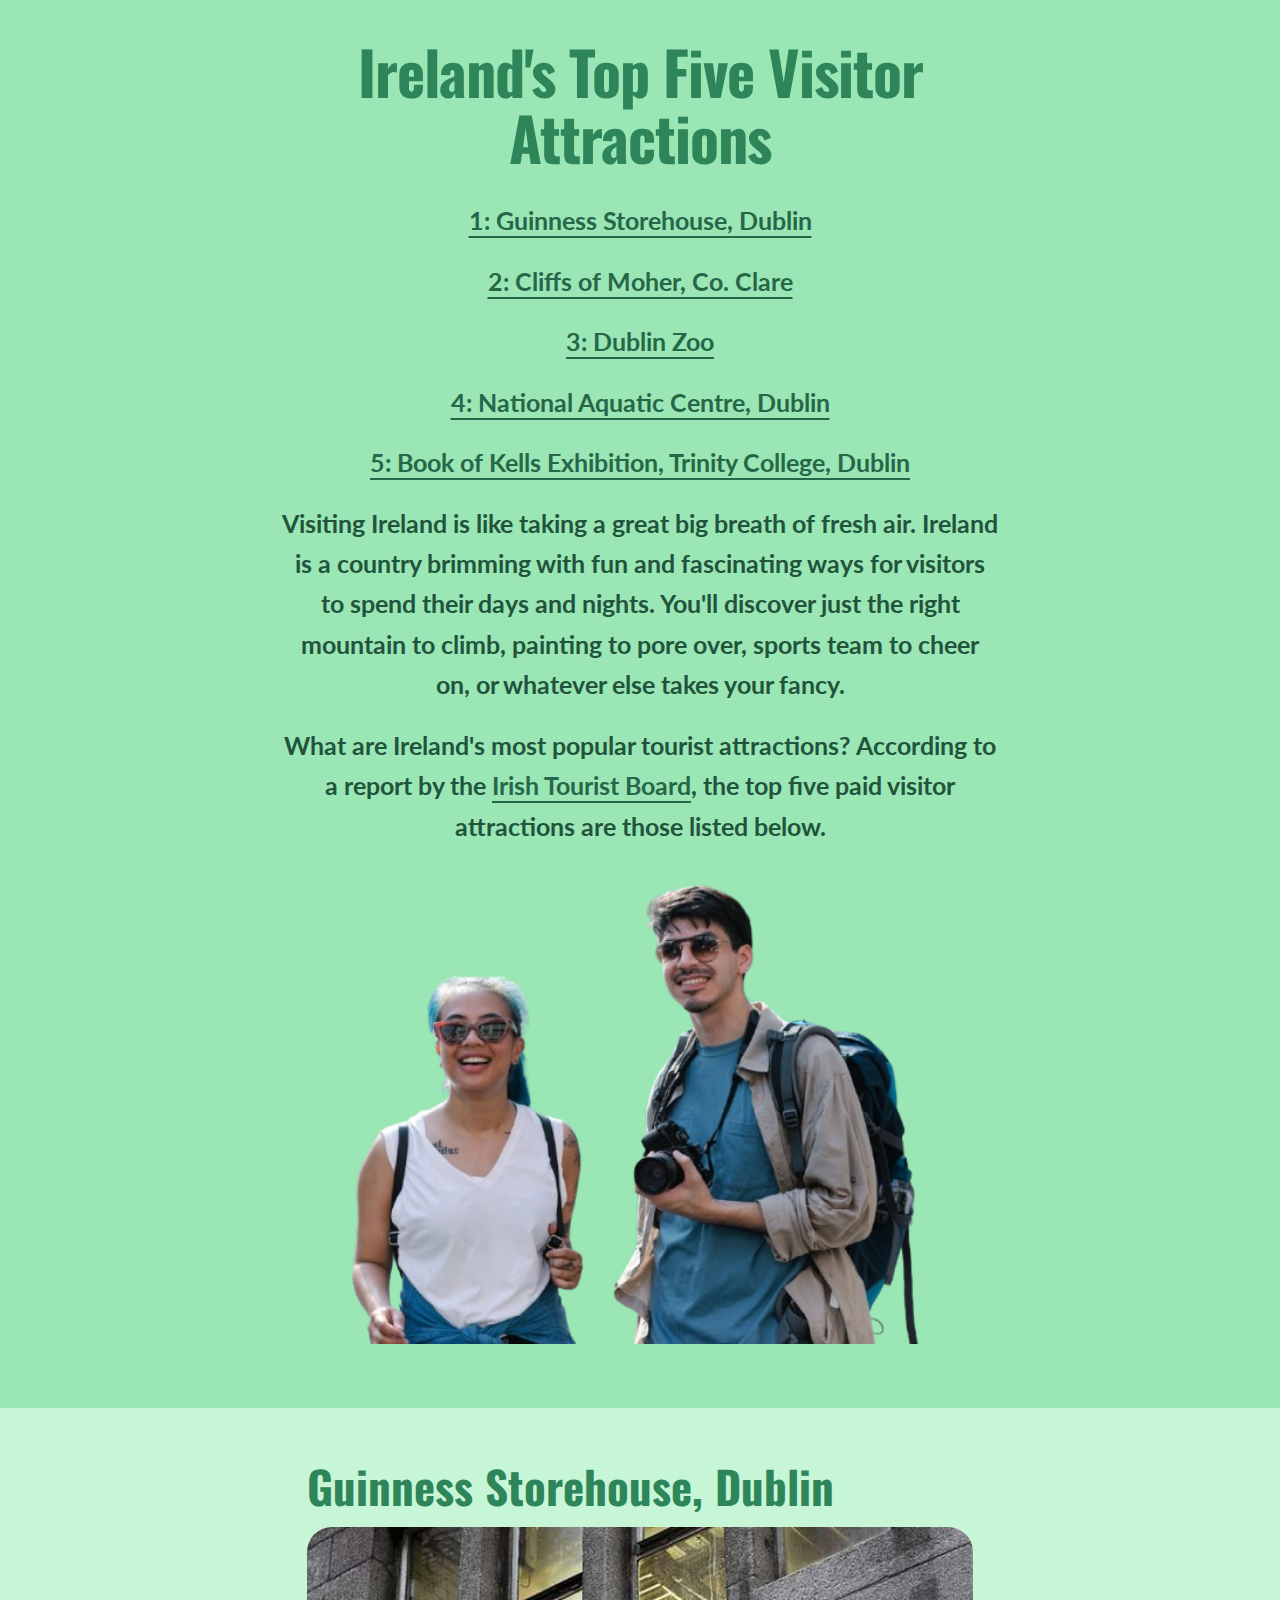
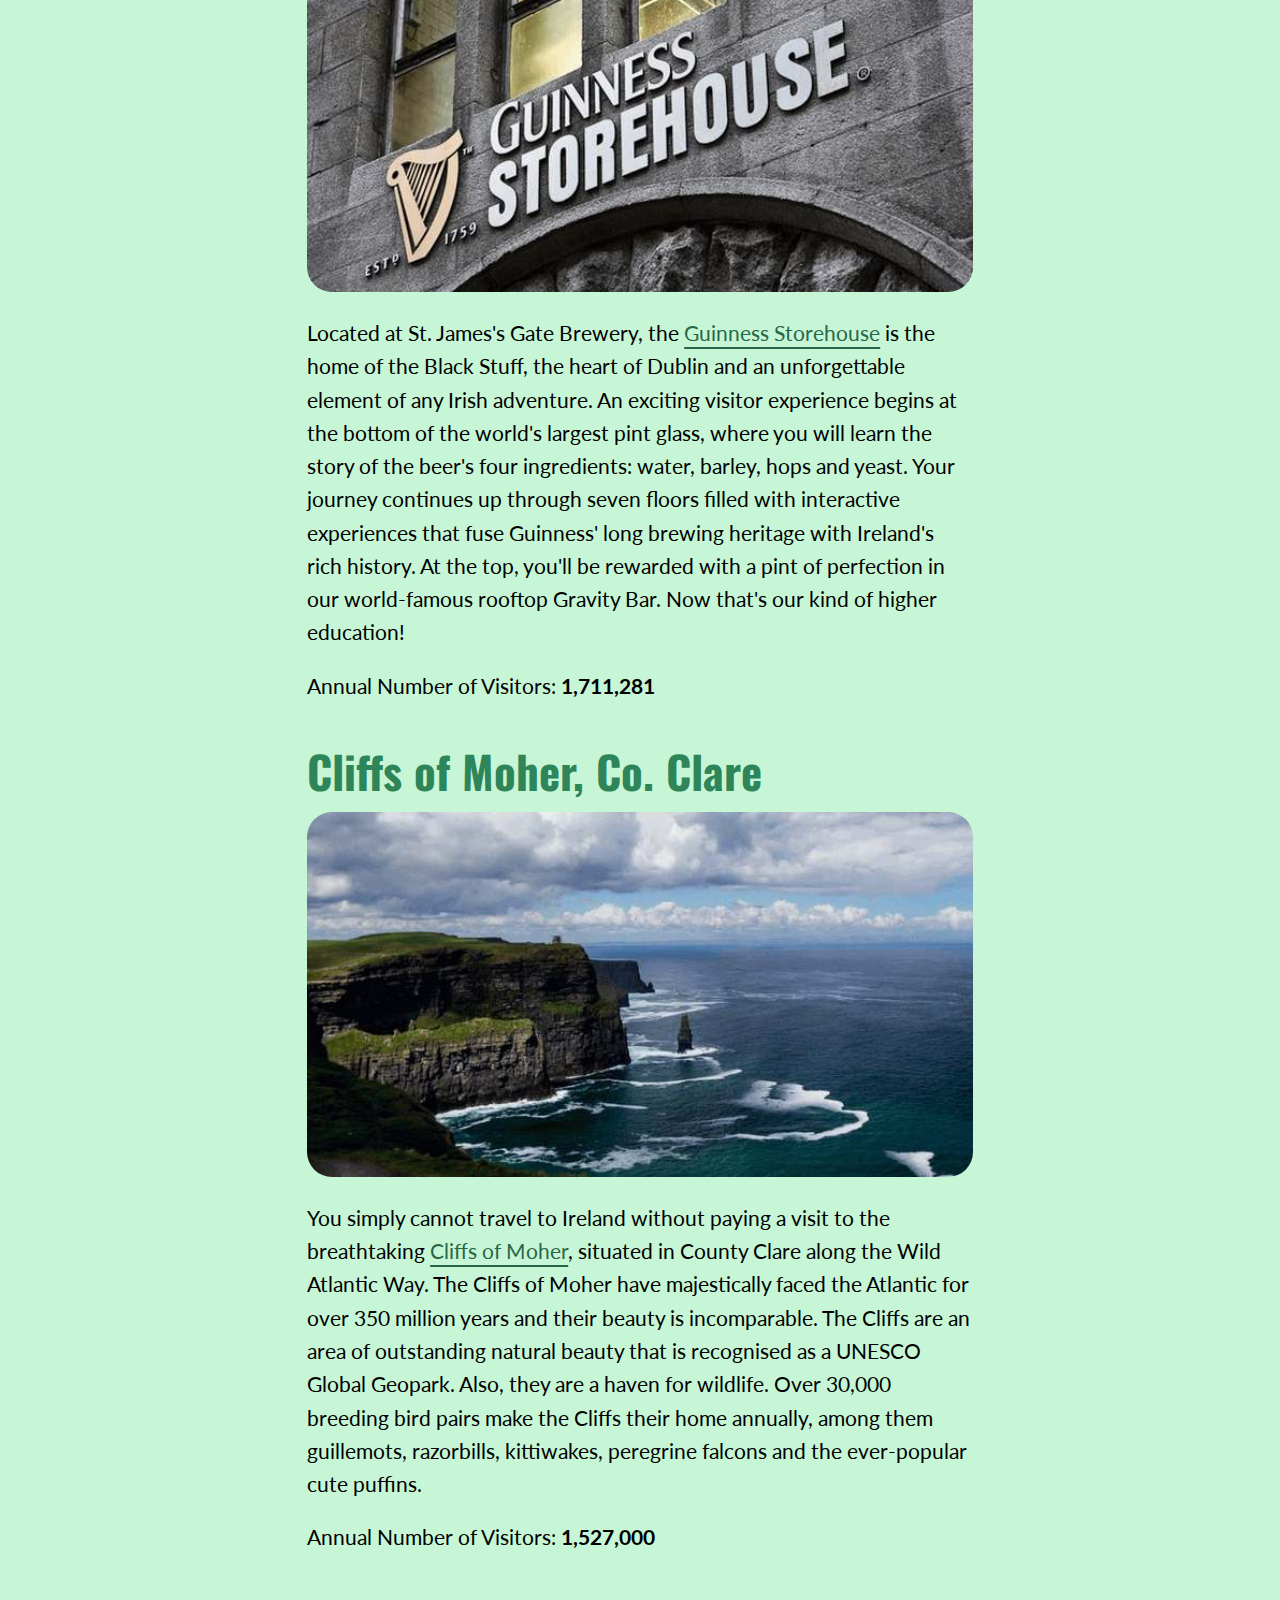
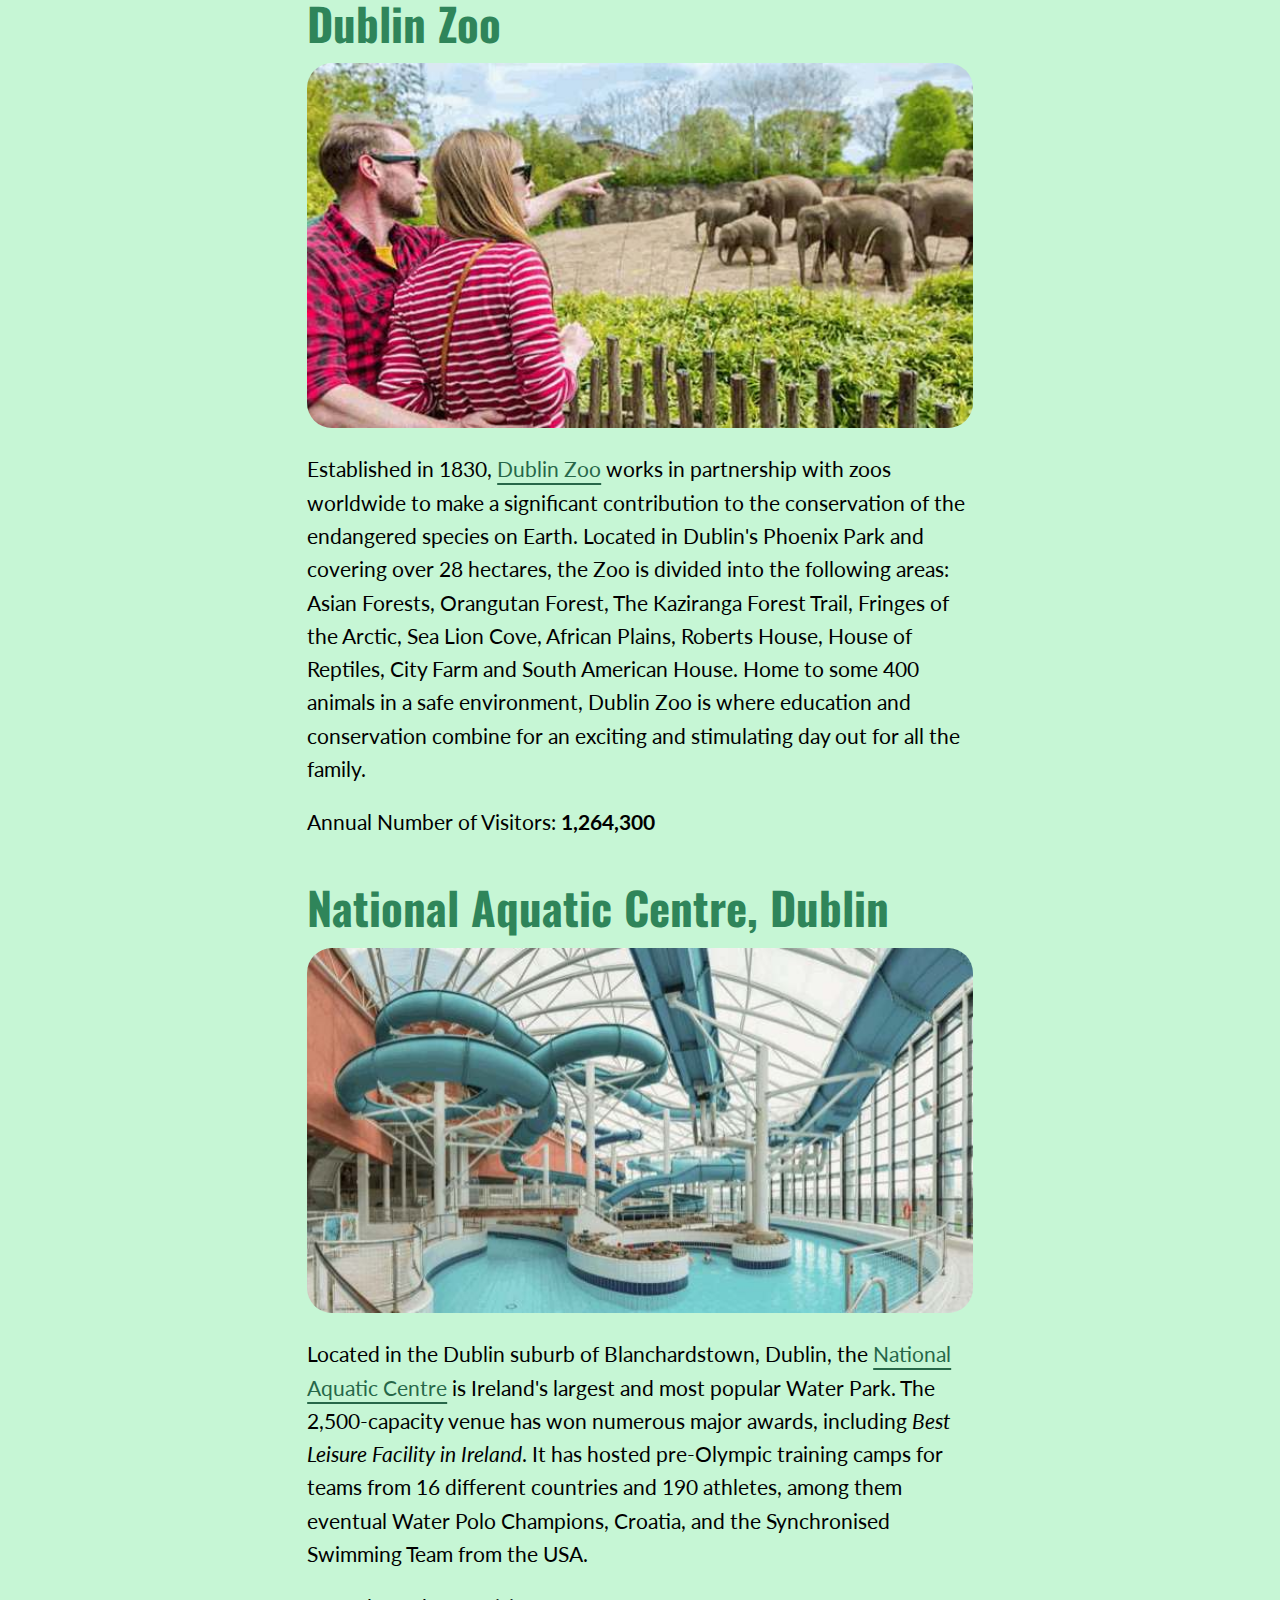
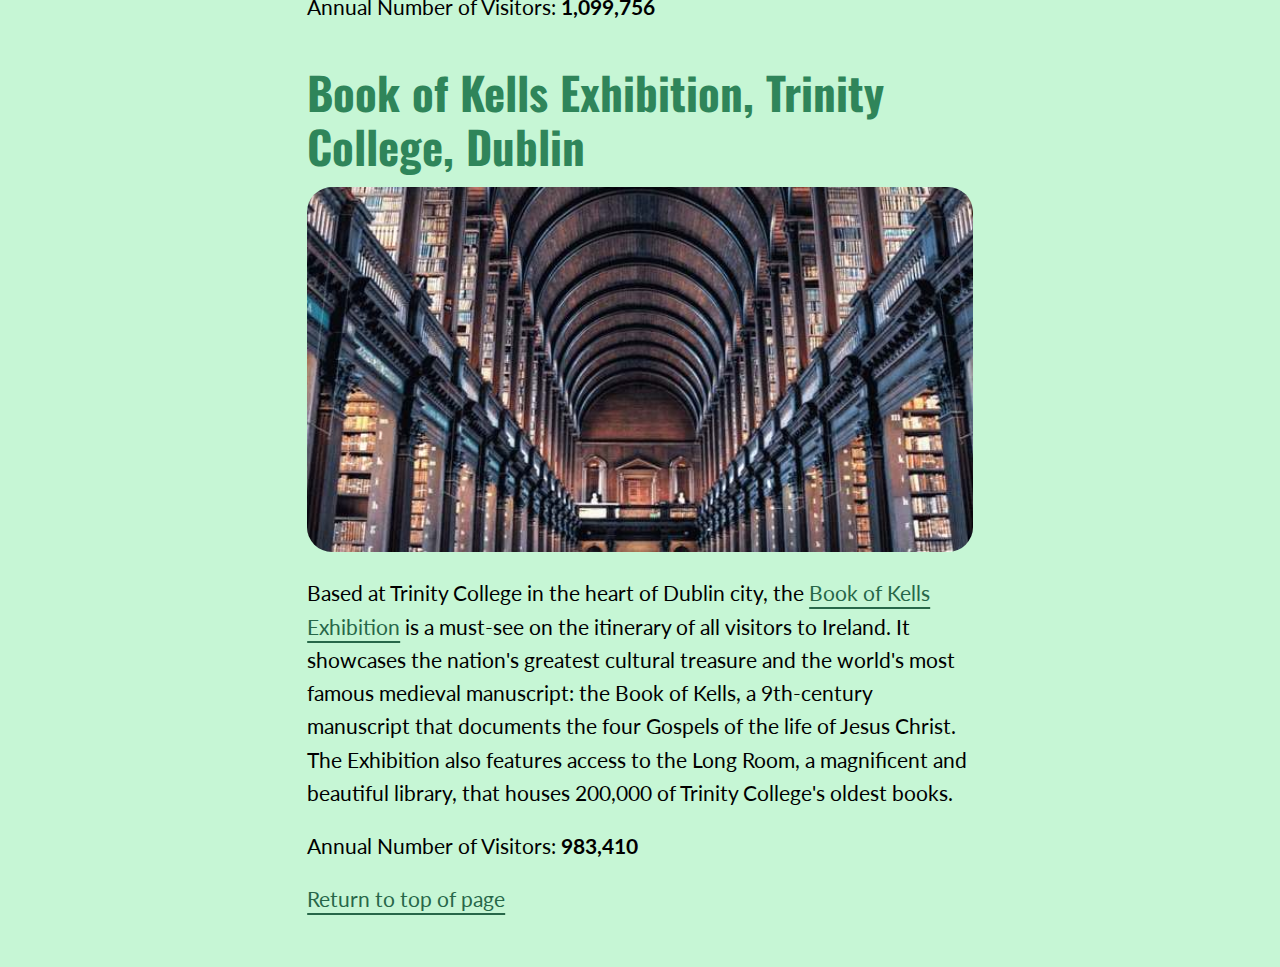
<file: exercises/page-5.html>
<!DOCTYPE html>
<html lang="en">
    <!--| Matheus Sousa 78263 |-->
<head>
  <meta charset="utf-8">
  <meta name="viewport" content="width=device-width, initial-scale=1.0">
  <meta http-equiv="X-UA-Compatible" content="IE=edge">
  
  <title>Ireland's Top Five Visitor Attractions Matheus Sousa 78263</title>
  <meta name="description" content="The country's most popular atractions for visitors, according to the Irish Tourist Board.">
  
  <link rel="stylesheet" href="assets/css/style-5.css">
  <link rel="preconnect" href="https://fonts.googleapis.com">
    <link rel="preconnect" href="https://fonts.gstatic.com" crossorigin>
    <link href="https://fonts.googleapis.com/css2?family=Lato:ital,wght@0,100;0,300;0,400;0,700;0,900;1,100;1,300;1,400;1,700;1,900&family=Oswald:wght@200..700&display=swap" rel="stylesheet">

</head>

<body  id="top-of-page">

<header>
    <h1>Ireland's Top Five Visitor Attractions</h1>
    <p><a href="#guinness">1: Guinness Storehouse, Dublin</a></p>
    <p><a href="#cliffs-of-moher">2: Cliffs of Moher, Co. Clare</a></p>
    <p><a href="#dublin-zoo">3: Dublin Zoo</a></p>
    <p><a href="#aquatic-centre">4: National Aquatic Centre, Dublin</a></p>
    <p><a href="#kells-tcd">5: Book of Kells Exhibition, Trinity College, Dublin</a></p>   

    <p>Visiting Ireland is like taking a great big breath of fresh air. Ireland is a country brimming with fun and fascinating ways for visitors to spend their days and nights. You'll discover just the right mountain to climb, painting to pore over, sports team to cheer on, or whatever else takes your fancy.</p>

    <p>What are Ireland's most popular tourist attractions? According to a report by the <a href="https://www.discoverireland.ie/">Irish Tourist Board</a>, the top five paid visitor attractions are those listed below.</p>
    <img src="assets/img/backpakers.png" alt="Backpackers in Ireland">

</header> 

<main>

<section>

    <h2 id="guinness">Guinness Storehouse, Dublin</h2>
    
<img src="assets/img/guinness-storehouse.jpg" alt="Guinness Storehouse">

    <p>Located at St. James's Gate Brewery, the <a href="https://www.guinness-storehouse.com/en" target="_blank">Guinness Storehouse</a> is the home of the Black Stuff, the heart of Dublin and an unforgettable element of any Irish adventure. An exciting visitor experience begins at the bottom of the world's largest pint glass, where you will learn the story of the beer's four ingredients: water, barley, hops and yeast. Your journey continues up through seven floors filled with interactive experiences that fuse Guinness' long brewing heritage with Ireland's rich history. At the top, you'll be rewarded with a pint of perfection in our world-famous rooftop Gravity Bar. Now that's our kind of higher education!</p>

    <p>Annual Number of Visitors: <b>1,711,281</b></p>


    <h2 id="cliffs-of-moher">Cliffs of Moher, Co. Clare</h2>
<img src="assets/img/cliffs-of-moher.jpg" alt="Cliffs of Moher"> 

    <p>You simply cannot travel to Ireland without paying a visit to the breathtaking <a href="https://www.cliffsofmoher.ie" target="_blank">Cliffs of Moher</a>, situated in County Clare along the Wild Atlantic Way. The Cliffs of Moher have majestically faced the Atlantic for over 350 million years and their beauty is incomparable. The Cliffs are an area of outstanding natural beauty that is recognised as a UNESCO Global Geopark. Also, they are a haven for wildlife. Over 30,000 breeding bird pairs make the Cliffs their home annually, among them guillemots, razorbills, kittiwakes, peregrine falcons and the ever-popular cute puffins.</p>

    <p>Annual Number of Visitors: <b>1,527,000</b></p>


    <h2 id="dublin-zoo">Dublin Zoo</h2>
<img src="assets/img/dublin-zoo.jpg" alt="Dublin Zoo">

    <p>Established in 1830, <a href="https://www.dublinzoo.ie"  target="_blank">Dublin Zoo</a> works in partnership with zoos worldwide to make a significant contribution to the conservation of the endangered species on Earth. Located in Dublin's Phoenix Park and covering over 28 hectares, the Zoo is divided into the following areas: Asian Forests, Orangutan Forest, The Kaziranga Forest Trail, Fringes of the Arctic, Sea Lion Cove, African Plains, Roberts House, House of Reptiles, City Farm and South American House. Home to some 400 animals in a safe environment, Dublin Zoo is where education and conservation combine for an exciting and stimulating day out for all the family.</p>
    <p>Annual Number of Visitors: <b>1,264,300</b></p>


    <h2 id="aquatic-centre">National Aquatic Centre, Dublin</h2>
<img src="assets/img/national-aquatic-centre.jpg" alt="National Aquatic Centre, Dublin">  

    <p>Located in the Dublin suburb of Blanchardstown, Dublin, the <a href="https://www.nationalaquaticcentre.ie" target="_blank">National Aquatic Centre</a> is Ireland's largest and most popular Water Park. The 2,500-capacity venue has won numerous major awards, including <i>Best Leisure Facility in Ireland</i>. It has hosted pre-Olympic training camps for teams from 16 different countries and 190 athletes, among them eventual Water Polo Champions, Croatia, and the Synchronised Swimming Team from the USA.</p>
    <p>Annual Number of Visitors: <b>1,099,756</b></p>


    <h2 id="kells-tcd">Book of Kells Exhibition, Trinity College, Dublin</h2>
<img src="assets/img/book-of-kells.jpg" alt="Book of Kells Exhibition, Trinity College, Dublin">

    <p>Based at Trinity College in the heart of Dublin city, the <a href="https://www.tcd.ie/visitors/book-of-kells/" target="_blank">Book of Kells Exhibition</a> is a must-see on the itinerary of all visitors to Ireland. It showcases the nation's greatest cultural treasure and the world's most famous medieval manuscript: the Book of Kells, a 9th-century manuscript that documents the four Gospels of the life of Jesus Christ. The Exhibition also features access to the Long Room, a magnificent and beautiful library, that houses 200,000 of Trinity College's oldest books.</p>
    <p>Annual Number of Visitors: <b>983,410</b></p>
    <p><a href="#top-of-page">Return to top of page</a></p>  
</section>

</main>

</body>
</html>
</file>
<file: exercises/assets/css/hero-image.css>
/* Matheus Sousa 78263 */
/*  ============= WEB BROWSER RESETS ============ */
* { margin: 0; padding: 0; border: none }
*, *::before, *::after { box-sizing: border-box }
html { height: 100%; font-size: 100%; font: inherit; vertical-align: baseline;
scroll-behavior: smooth; scroll-padding-top: 20px }
body { line-height: 1.5; min-height: 100vh; 
margin-left: auto; margin-right: auto; min-height: 100vh }  
@media (max-width: 767px ) { body { text-rendering: optimizeSpeed } }
@media (min-width: 768px ) { body { text-rendering: optimizeLegibility } }
nav, header, section, footer { width: 100% }
nav *:last-child, header *:last-child, section *:last-child, footer *:last-child { margin-bottom: 0 }
img { width: 100%; height: auto; display: block }
input, button, textarea, select { font: inherit }
h1, h2, h3, h4, p, li { word-break: break-word; hyphens: auto }

/* ============ CUSTOM PROPERTIES ============  */

:root {
    /* ==== Color variables ==== */
    --black-000: #000000;
    --white-000: #ffffff;
    --trans-000: transparent;

    --slate-050: #ECEFF1;
    --slate-100: #CFD8DC;
    --slate-200: #B0BEC5;
    --slate-300: #90A4AE;
    --slate-400: #78909C;
    --slate-500: #607D8B;
    --slate-600: #546E7A;
    --slate-700: #455A64;
    --slate-800: #37474F;
    --slate-900: #263238;

    --gray-050: #F9FAFB;
    --gray-100: #f7fafc;
    --gray-200: #edf2f7;
    --gray-300: #e2e8f0;
    --gray-400: #cbd5e0;
    --gray-500: #a0aec0;
    --gray-600: #718096;
    --gray-700: #4a5568;
    --gray-800: #2d3748;
    --gray-900: #1a202c;

    --red-050: #FEF2F2;
    --red-100: #fff5f5;
    --red-200: #fed7d7;
    --red-300: #feb2b2;
    --red-400: #fc8181;
    --red-500: #f56565;
    --red-600: #e53e3e;
    --red-700: #c53030;
    --red-800: #9b2c2c;
    --red-900: #742a2a;

    --orange-050: #FFF7ED;
    --orange-100: #fffaf0;
    --orange-200: #feebc8;
    --orange-300: #fbd38d;
    --orange-400: #f6ad55;
    --orange-500: #ed8936;
    --orange-600: #dd6b20;
    --orange-700: #c05621;
    --orange-800: #9c4221;
    --orange-900: #7b341e;

    --amber-050: #FFFBEB;
    --amber-100: #FEF3C7;
    --amber-200: #FDE68A;
    --amber-300: #FCD34D;
    --amber-400: #FBBF24;
    --amber-500: #F59E0B;
    --amber-600: #D97706;
    --amber-700: #B45309;
    --amber-800: #92400E;
    --amber-900: #78350F;

    --yellow-050: #FEFCE8;
    --yellow-100: #fffff0;
    --yellow-200: #fefcbf;
    --yellow-300: #faf089;
    --yellow-400: #f6e05e;
    --yellow-500: #ecc94b;
    --yellow-600: #d69e2e;
    --yellow-700: #b7791f;
    --yellow-800: #975a16;
    --yellow-900: #744210;

    --lime-050: #F7FEE7;
    --lime-100: #ECFCCB;
    --lime-200: #D9F99D;
    --lime-300: #BEF264;
    --lime-400: #A3E635;
    --lime-500: #84CC16;
    --lime-600: #65A30D;
    --lime-700: #4D7C0F;
    --lime-800: #3F6212;
    --lime-900: #365314;

    --green-050: #F0FDF4;
    --green-100: #f0fff4;
    --green-200: #c6f6d5;
    --green-300: #9ae6b4;
    --green-400: #14f195;
    --green-500: #48bb78;
    --green-600: #38a169;
    --green-700: #2f855a;
    --green-800: #276749;
    --green-900: #22543d;

    --teal-050: #F0FDFA;
    --teal-100: #CCFBF1;
    --teal-200: #99F6E4;
    --teal-300: #5EEAD4;
    --teal-400: #2DD4BF;
    --teal-500: #14B8A6;
    --teal-600: #0D9488;
    --teal-700: #0F766E;
    --teal-800: #115E59;
    --teal-900: #134E4A;

    --cyan-050: #ECFEFF;
    --cyan-100: #CFFAFE;
    --cyan-200: #A5F3FC;
    --cyan-300: #67E8F9;
    --cyan-400: #22D3EE;
    --cyan-500: #06B6D4;
    --cyan-600: #0891B2;
    --cyan-700: #0E7490;
    --cyan-800: #155E75;
    --cyan-900: #164E63;

    --sky-050: #F0F9FF;
    --sky-100: #E0F2FE;
    --sky-200: #BAE6FD;
    --sky-300: #7DD3FC;
    --sky-400: #38BDF8;
    --sky-500: #0EA5E9;
    --sky-600: #0284C7;
    --sky-700: #0369A1;
    --sky-800: #075985;
    --sky-900: #0C4A6E;

    --blue-050: #EFF6FF;
    --blue-100: #DBEAFE;
    --blue-200: #BFDBFE;
    --blue-300: #93C5FD;
    --blue-400: #60A5FA;
    --blue-500: #3B82F6;
    --blue-600: #2563EB;
    --blue-700: #1D4ED8;
    --blue-800: #1E40AF;
    --blue-900: #1E3A8A;

    --indigo-050: #EEF2FF;
    --indigo-100: #E0E7FF;
    --indigo-200: #C7D2FE;
    --indigo-300: #A5B4FC;
    --indigo-400: #818CF8;
    --indigo-500: #6366F1;
    --indigo-600: #4F46E5;
    --indigo-700: #4338CA;
    --indigo-800: #3730A3;
    --indigo-900: #312E81;

    --purple-050: #FAF5FF;
    --purple-100: #F3E8FF;
    --purple-200: #E9D5FF;
    --purple-300: #D8B4FE;
    --purple-400: #C084FC;
    --purple-500: #A855F7;
    --purple-600: #9333EA;
    --purple-700: #7E22CE;
    --purple-800: #6B21A8;
    --purple-900: #581C87;

    --fuchsia-050: #FDF4FF;
    --fuchsia-100: #FAE8FF;
    --fuchsia-200: #F5D0FE;
    --fuchsia-300: #F0ABFC;
    --fuchsia-400: #E879F9;
    --fuchsia-500: #D946EF;
    --fuchsia-600: #C026D3;
    --fuchsia-700: #A21CAF;
    --fuchsia-800: #86198F;
    --fuchsia-900: #701A75;

    --pink-050: #FDF2F8;
    --pink-100: #FCE7F3;
    --pink-200: #FBCFE8;
    --pink-300: #F9A8D4;
    --pink-400: #F472B6;
    --pink-500: #EC4899;
    --pink-600: #DB2777;
    --pink-700: #BE185D;
    --pink-800: #9D174D;
    --pink-900: #831843;

    --rose-050: #FFF1F2;
    --rose-100: #FFE4E6;
    --rose-200: #FECDD3;
    --rose-300: #FDA4AF;
    --rose-400: #FB7185;
    --rose-500: #F43F5E;
    --rose-600: #E11D48;
    --rose-700: #BE123C;
    --rose-800: #9F1239;
    --rose-900: #881337;

    --brown-050: #EFEBE9;
    --brown-100: #D7CCC8;
    --brown-200: #BCAAA4;
    --brown-300: #A1887F;
    --brown-400: #8D6E63;
    --brown-500: #795548;
    --brown-600: #6D4C41;
    --brown-700: #5D4037;
    --brown-800: #4E342E;
    --brown-900: #3E2723;

    --trend-050: #fff4d9;
    --trend-100: #fdd0bb;
    --trend-200: #fea8b3;
    --trend-300: #d4eee6;
    --trend-400: #bde5fe;
    --trend-500: #0000fe;
    --trend-600: #400c3e;
    --trend-700: #2c4763;
    --trend-800: #1f364d;
    --trend-900: #0e2439;

    /* ==== Nicer than browser default fonts ==== */
    --font-sans: -apple-system, system-ui, BlinkMacSystemFont, Segoe UI, Roboto, Helvetica Neue, Fira Sans, Ubuntu, Oxygen, Oxygen Sans, Cantarell, Droid Sans, Apple Color Emoji, Segoe UI Emoji, Segoe UI Emoji, Segoe UI Symbol, Lucida Grande, Helvetica, Arial, sans-serif;
    --font-serif: Cambria, "Hoefler Text", Utopia, "Liberation Serif", "Nimbus Roman No9 L Regular", Times, "Times New Roman", serif;
    --font-monospace: Menlo, Monaco, Consolas, "Liberation Mono", "Courier New", monospace;
    
    --global-font: var(--font-sans);

    /* ==== Fluid font sizes ==== */
    --fs-sm: clamp(0.8rem, 0.17vi + 0.76rem, 0.89rem);
    --fs-base: clamp(1rem, 0.34vi + 0.91rem, 1.19rem);
    --fs-md: clamp(1.25rem, 0.61vi + 1.1rem, 1.58rem);
    --fs-lg: clamp(1.56rem, 1vi + 1.31rem, 2.11rem);
    --fs-xl: clamp(1.95rem, 1.56vi + 1.56rem, 2.81rem);
    --fs-xxl: clamp(2.44rem, 2.38vi + 1.85rem, 3.75rem);
    --fs-xxxl: clamp(3.05rem, 3.54vi + 2.17rem, 5rem);

}

/* Global font */
body { font-family: var(--global-font); }


/* ============= CSS FOR HERO BLOCK ============= */

header {
    /* Flexbox to centre child div vertically */
    display: flex;
    flex-direction: column;
    justify-content: center;
    /* Spacing around child div inside hero block */
    padding: 0 20% 4% 20%;
    /* Optionally, centre child div horizontally */
    text-align: center;
    /* Background colour */
    background-image: linear-gradient(90deg,#ff00cc, #333399);
    position: relative;
    z-index: 2;
}

/* Set minimum height of hero block */
@media (min-width: 768px) { 
    header { min-height: 80vh } 
}
@media (max-width: 767px) { 
    header { min-height: 500px } 
}

.hero-text-container h1, 
.hero-text-container h2 {
    line-height: 1.2;
    color:#fff;
}

.hero-text-container h1 {
    /* Space under h1 and above h2 */
    margin-bottom: 24px;
    /* Set main heading to extra large size */
    font-size: calc(var(--fs-xxxl) * 1.5);
    /* When text extra large, decrease spacing between characters  */
    letter-spacing: -4px;
}

.hero-text-container h2 {
    /* Optionally, remove default weight of 'bold' from h2 */
    font-weight: normal;
    font-size: var(--fs-xl);
    /* Optionally, change text in h2 to all capital letters */
    text-transform: uppercase;
}

.slide-in-top {
	animation: slide-in-top 0.5s cubic-bezier(0.250, 0.460, 0.450, 0.940) both;
}

/* ----------------------------------------------
 * Generated by Animista on 2025-10-20 9:57:53
 * Licensed under FreeBSD License.
 * See http://animista.net/license for more info. 
 * w: http://animista.net, t: @cssanimista
 * ---------------------------------------------- */

/**
 * ----------------------------------------
 * animation slide-in-top
 * ----------------------------------------
 */
@keyframes slide-in-top {
  0% {
    transform: translateY(-1000px);
    opacity: 0;
  }
  100% {
    transform: translateY(0);
    opacity: 1;
  }
}

.bg-pan-left {
	animation: bg-pan-left 8s both;
}

/* ----------------------------------------------
 * Generated by Animista on 2025-10-20 10:19:46
 * Licensed under FreeBSD License.
 * See http://animista.net/license for more info. 
 * w: http://animista.net, t: @cssanimista
 * ---------------------------------------------- */

/**
 * ----------------------------------------
 * animation bg-pan-left
 * ----------------------------------------
 */
@keyframes bg-pan-left {
  0% {
    background-position: 100% 50%;
  }
  100% {
    background-position: 0% 50%;
  }
}

.slide-in-left {
	animation: slide-in-left 0.5s cubic-bezier(0.250, 0.460, 0.450, 0.940) both;
}

/* ----------------------------------------------
 * Generated by Animista on 2025-10-20 10:21:36
 * Licensed under FreeBSD License.
 * See http://animista.net/license for more info. 
 * w: http://animista.net, t: @cssanimista
 * ---------------------------------------------- */

/**
 * ----------------------------------------
 * animation slide-in-left
 * ----------------------------------------
 */
@keyframes slide-in-left {
  0% {
    transform: translateX(-1000px);
    opacity: 0;
  }
  100% {
    transform: translateX(0);
    opacity: 1;
  }
}
.color-change-5x {
	animation: color-change-5x 8s linear infinite alternate both;
}
/* ----------------------------------------------
 * Generated by Animista on 2025-10-20 10:26:36
 * Licensed under FreeBSD License.
 * See http://animista.net/license for more info. 
 * w: http://animista.net, t: @cssanimista
 * ---------------------------------------------- */

/**
 * ----------------------------------------
 * animation color-change-5x
 * ----------------------------------------
 */
@keyframes color-change-5x {
  0% {
    background: #19dcea;
  }
  25% {
    background: #b22cff;
  }
  50% {
    background: #ea2222;
  }
  75% {
    background: #f5be10;
  }
  100% {
    background: #3bd80d;
  }
}
.hero-text-container {
    position: relative; 
    z-index: 1;
}    
    
.hero-bg-media {
    position: absolute; 
    top: 0; right: 0; bottom: 0; left: 0; 
    z-index: 0;
}
                    
.hero-bg-media img {
    object-fit: cover; width: 100%; height: 100%;
}
.bg-overlay {
   position: absolute; 
   top: 0; right: 0; bottom: 0; left: 0;  
   z-index: 1;
   background-image: linear-gradient(rgba(0,0,0,0.3),rgba(0,0,0,0.3));   
}
/* ======== END CSS FOR HERO BLOCK ======== */
</file>
<file: exercises/assets/css/hero-text.css>
/* Matheus Sousa 78263 */
/*  ============= WEB BROWSER RESETS ============ */
* { margin: 0; padding: 0; border: none }
*, *::before, *::after { box-sizing: border-box }
html { height: 100%; font-size: 100%; font: inherit; vertical-align: baseline;
scroll-behavior: smooth; scroll-padding-top: 20px }
body { line-height: 1.5; min-height: 100vh; 
margin-left: auto; margin-right: auto; min-height: 100vh }  
@media (max-width: 767px ) { body { text-rendering: optimizeSpeed } }
@media (min-width: 768px ) { body { text-rendering: optimizeLegibility } }
nav, header, section, footer { width: 100% }
nav *:last-child, header *:last-child, section *:last-child, footer *:last-child { margin-bottom: 0 }
img { width: 100%; height: auto; display: block }
input, button, textarea, select { font: inherit }
h1, h2, h3, h4, p, li { word-break: break-word; hyphens: auto }

/* ============ CUSTOM PROPERTIES ============  */

:root {
    /* ==== Color variables ==== */
    --black-000: #000000;
    --white-000: #ffffff;
    --trans-000: transparent;

    --slate-050: #ECEFF1;
    --slate-100: #CFD8DC;
    --slate-200: #B0BEC5;
    --slate-300: #90A4AE;
    --slate-400: #78909C;
    --slate-500: #607D8B;
    --slate-600: #546E7A;
    --slate-700: #455A64;
    --slate-800: #37474F;
    --slate-900: #263238;

    --gray-050: #F9FAFB;
    --gray-100: #f7fafc;
    --gray-200: #edf2f7;
    --gray-300: #e2e8f0;
    --gray-400: #cbd5e0;
    --gray-500: #a0aec0;
    --gray-600: #718096;
    --gray-700: #4a5568;
    --gray-800: #2d3748;
    --gray-900: #1a202c;

    --red-050: #FEF2F2;
    --red-100: #fff5f5;
    --red-200: #fed7d7;
    --red-300: #feb2b2;
    --red-400: #fc8181;
    --red-500: #f56565;
    --red-600: #e53e3e;
    --red-700: #c53030;
    --red-800: #9b2c2c;
    --red-900: #742a2a;

    --orange-050: #FFF7ED;
    --orange-100: #fffaf0;
    --orange-200: #feebc8;
    --orange-300: #fbd38d;
    --orange-400: #f6ad55;
    --orange-500: #ed8936;
    --orange-600: #dd6b20;
    --orange-700: #c05621;
    --orange-800: #9c4221;
    --orange-900: #7b341e;

    --amber-050: #FFFBEB;
    --amber-100: #FEF3C7;
    --amber-200: #FDE68A;
    --amber-300: #FCD34D;
    --amber-400: #FBBF24;
    --amber-500: #F59E0B;
    --amber-600: #D97706;
    --amber-700: #B45309;
    --amber-800: #92400E;
    --amber-900: #78350F;

    --yellow-050: #FEFCE8;
    --yellow-100: #fffff0;
    --yellow-200: #fefcbf;
    --yellow-300: #faf089;
    --yellow-400: #f6e05e;
    --yellow-500: #ecc94b;
    --yellow-600: #d69e2e;
    --yellow-700: #b7791f;
    --yellow-800: #975a16;
    --yellow-900: #744210;

    --lime-050: #F7FEE7;
    --lime-100: #ECFCCB;
    --lime-200: #D9F99D;
    --lime-300: #BEF264;
    --lime-400: #A3E635;
    --lime-500: #84CC16;
    --lime-600: #65A30D;
    --lime-700: #4D7C0F;
    --lime-800: #3F6212;
    --lime-900: #365314;

    --green-050: #F0FDF4;
    --green-100: #f0fff4;
    --green-200: #c6f6d5;
    --green-300: #9ae6b4;
    --green-400: #14f195;
    --green-500: #48bb78;
    --green-600: #38a169;
    --green-700: #2f855a;
    --green-800: #276749;
    --green-900: #22543d;

    --teal-050: #F0FDFA;
    --teal-100: #CCFBF1;
    --teal-200: #99F6E4;
    --teal-300: #5EEAD4;
    --teal-400: #2DD4BF;
    --teal-500: #14B8A6;
    --teal-600: #0D9488;
    --teal-700: #0F766E;
    --teal-800: #115E59;
    --teal-900: #134E4A;

    --cyan-050: #ECFEFF;
    --cyan-100: #CFFAFE;
    --cyan-200: #A5F3FC;
    --cyan-300: #67E8F9;
    --cyan-400: #22D3EE;
    --cyan-500: #06B6D4;
    --cyan-600: #0891B2;
    --cyan-700: #0E7490;
    --cyan-800: #155E75;
    --cyan-900: #164E63;

    --sky-050: #F0F9FF;
    --sky-100: #E0F2FE;
    --sky-200: #BAE6FD;
    --sky-300: #7DD3FC;
    --sky-400: #38BDF8;
    --sky-500: #0EA5E9;
    --sky-600: #0284C7;
    --sky-700: #0369A1;
    --sky-800: #075985;
    --sky-900: #0C4A6E;

    --blue-050: #EFF6FF;
    --blue-100: #DBEAFE;
    --blue-200: #BFDBFE;
    --blue-300: #93C5FD;
    --blue-400: #60A5FA;
    --blue-500: #3B82F6;
    --blue-600: #2563EB;
    --blue-700: #1D4ED8;
    --blue-800: #1E40AF;
    --blue-900: #1E3A8A;

    --indigo-050: #EEF2FF;
    --indigo-100: #E0E7FF;
    --indigo-200: #C7D2FE;
    --indigo-300: #A5B4FC;
    --indigo-400: #818CF8;
    --indigo-500: #6366F1;
    --indigo-600: #4F46E5;
    --indigo-700: #4338CA;
    --indigo-800: #3730A3;
    --indigo-900: #312E81;

    --purple-050: #FAF5FF;
    --purple-100: #F3E8FF;
    --purple-200: #E9D5FF;
    --purple-300: #D8B4FE;
    --purple-400: #C084FC;
    --purple-500: #A855F7;
    --purple-600: #9333EA;
    --purple-700: #7E22CE;
    --purple-800: #6B21A8;
    --purple-900: #581C87;

    --fuchsia-050: #FDF4FF;
    --fuchsia-100: #FAE8FF;
    --fuchsia-200: #F5D0FE;
    --fuchsia-300: #F0ABFC;
    --fuchsia-400: #E879F9;
    --fuchsia-500: #D946EF;
    --fuchsia-600: #C026D3;
    --fuchsia-700: #A21CAF;
    --fuchsia-800: #86198F;
    --fuchsia-900: #701A75;

    --pink-050: #FDF2F8;
    --pink-100: #FCE7F3;
    --pink-200: #FBCFE8;
    --pink-300: #F9A8D4;
    --pink-400: #F472B6;
    --pink-500: #EC4899;
    --pink-600: #DB2777;
    --pink-700: #BE185D;
    --pink-800: #9D174D;
    --pink-900: #831843;

    --rose-050: #FFF1F2;
    --rose-100: #FFE4E6;
    --rose-200: #FECDD3;
    --rose-300: #FDA4AF;
    --rose-400: #FB7185;
    --rose-500: #F43F5E;
    --rose-600: #E11D48;
    --rose-700: #BE123C;
    --rose-800: #9F1239;
    --rose-900: #881337;

    --brown-050: #EFEBE9;
    --brown-100: #D7CCC8;
    --brown-200: #BCAAA4;
    --brown-300: #A1887F;
    --brown-400: #8D6E63;
    --brown-500: #795548;
    --brown-600: #6D4C41;
    --brown-700: #5D4037;
    --brown-800: #4E342E;
    --brown-900: #3E2723;

    --trend-050: #fff4d9;
    --trend-100: #fdd0bb;
    --trend-200: #fea8b3;
    --trend-300: #d4eee6;
    --trend-400: #bde5fe;
    --trend-500: #0000fe;
    --trend-600: #400c3e;
    --trend-700: #2c4763;
    --trend-800: #1f364d;
    --trend-900: #0e2439;

    /* ==== Nicer than browser default fonts ==== */
    --font-sans: -apple-system, system-ui, BlinkMacSystemFont, Segoe UI, Roboto, Helvetica Neue, Fira Sans, Ubuntu, Oxygen, Oxygen Sans, Cantarell, Droid Sans, Apple Color Emoji, Segoe UI Emoji, Segoe UI Emoji, Segoe UI Symbol, Lucida Grande, Helvetica, Arial, sans-serif;
    --font-serif: Cambria, "Hoefler Text", Utopia, "Liberation Serif", "Nimbus Roman No9 L Regular", Times, "Times New Roman", serif;
    --font-monospace: Menlo, Monaco, Consolas, "Liberation Mono", "Courier New", monospace;
    
    --global-font: var(--font-sans);

    /* ==== Fluid font sizes ==== */
    --fs-sm: clamp(0.8rem, 0.17vi + 0.76rem, 0.89rem);
    --fs-base: clamp(1rem, 0.34vi + 0.91rem, 1.19rem);
    --fs-md: clamp(1.25rem, 0.61vi + 1.1rem, 1.58rem);
    --fs-lg: clamp(1.56rem, 1vi + 1.31rem, 2.11rem);
    --fs-xl: clamp(1.95rem, 1.56vi + 1.56rem, 2.81rem);
    --fs-xxl: clamp(2.44rem, 2.38vi + 1.85rem, 3.75rem);
    --fs-xxxl: clamp(3.05rem, 3.54vi + 2.17rem, 5rem);

}

/* Global font */
body { font-family: var(--global-font); }


/* ============= CSS FOR HERO BLOCK ============= */

header {
    /* Flexbox to centre child div vertically */
    display: flex;
    flex-direction: column;
    justify-content: center;
    /* Spacing around child div inside hero block */
    padding: 0 20% 4% 20%;
    /* Optionally, centre child div horizontally */
    text-align: center;
    /* Background colour */
    background-image: linear-gradient(90deg,#ff00cc, #333399);
}

/* Set minimum height of hero block */
@media (min-width: 768px) { 
    header { min-height: 80vh } 
}
@media (max-width: 767px) { 
    header { min-height: 500px } 
}

.hero-text-container h1, 
.hero-text-container h2 {
    line-height: 1.2;
    color:#fff;
}

.hero-text-container h1 {
    /* Space under h1 and above h2 */
    margin-bottom: 24px;
    /* Set main heading to extra large size */
    font-size: calc(var(--fs-xxxl) * 1.5);
    /* When text extra large, decrease spacing between characters  */
    letter-spacing: -4px;
}

.hero-text-container h2 {
    /* Optionally, remove default weight of 'bold' from h2 */
    font-weight: normal;
    font-size: var(--fs-xl);
    /* Optionally, change text in h2 to all capital letters */
    text-transform: uppercase;
}

.slide-in-top {
	animation: slide-in-top 0.5s cubic-bezier(0.250, 0.460, 0.450, 0.940) both;
}

/* ----------------------------------------------
 * Generated by Animista on 2025-10-20 9:57:53
 * Licensed under FreeBSD License.
 * See http://animista.net/license for more info. 
 * w: http://animista.net, t: @cssanimista
 * ---------------------------------------------- */

/**
 * ----------------------------------------
 * animation slide-in-top
 * ----------------------------------------
 */
@keyframes slide-in-top {
  0% {
    transform: translateY(-1000px);
    opacity: 0;
  }
  100% {
    transform: translateY(0);
    opacity: 1;
  }
}


.slide-in-left {
	animation: slide-in-left 0.5s cubic-bezier(0.250, 0.460, 0.450, 0.940) both;
}

/* ----------------------------------------------
 * Generated by Animista on 2025-10-20 10:21:36
 * Licensed under FreeBSD License.
 * See http://animista.net/license for more info. 
 * w: http://animista.net, t: @cssanimista
 * ---------------------------------------------- */

/**
 * ----------------------------------------
 * animation slide-in-left
 * ----------------------------------------
 */
@keyframes slide-in-left {
  0% {
    transform: translateX(-1000px);
    opacity: 0;
  }
  100% {
    transform: translateX(0);
    opacity: 1;
  }
}



/* ======== END CSS FOR HERO BLOCK ======== */
</file>
<file: exercises/assets/css/style-1.css>
/* Matheus Sousa 78263 */
/*  ============= WEB BROWSER RESETS ============ */
* { margin: 0; padding: 0; border: none }
*, *::before, *::after { box-sizing: border-box }
html { height: 100%; font-size: 100%; font: inherit; vertical-align: baseline;
scroll-behavior: smooth; scroll-padding-top: 20px }
body { line-height: 1.5; min-height: 100vh }
img { width: 100%; height: auto }
@media (max-width: 767px ) { body { text-rendering: optimizeSpeed } }
@media (min-width: 768px ) { body { text-rendering: optimizeLegibility } }


/* ============ CUSTOM PROPERTIES ============  */

:root {

    /* Alternatives to default sans-serif font */
    --font-sans: -apple-system, system-ui, BlinkMacSystemFont, Segoe UI, Roboto, Helvetica Neue, Fira Sans, Ubuntu, Oxygen, Oxygen Sans, Cantarell, Droid Sans, Apple Color Emoji, Segoe UI Emoji, Segoe UI Emoji, Segoe UI Symbol, Lucida Grande, Helvetica, Arial, sans-serif;

     /* Alternatives to default serif font */
    --font-serif: Cambria, "Hoefler Text", Utopia, "Liberation Serif", "Nimbus Roman No9 L Regular", Times, "Times New Roman", serif;

     /* Alternatives to default monospace font */
    --font-monospace: Menlo, Monaco, Consolas, "Liberation Mono", "Courier New", monospace;

    /* Fluid font size scale */
    --fs-sm: clamp(0.8rem, 0.17vi + 0.76rem, 0.89rem);
    --fs-base: clamp(1rem, 0.34vi + 0.91rem, 1.19rem);
    --fs-md: clamp(1.25rem, 0.61vi + 1.1rem, 1.58rem);
    --fs-lg: clamp(1.56rem, 1vi + 1.31rem, 2.11rem);
    --fs-xl: clamp(1.95rem, 1.56vi + 1.56rem, 2.81rem);
    --fs-xxl: clamp(2.44rem, 2.38vi + 1.85rem, 3.75rem);
    --fs-xxxl: clamp(3.05rem, 3.54vi + 2.17rem, 5rem);

}

/*  ============== LAYOUT FOR CONTENT CONTAINERS ================= */

nav, header, section, footer { position: relative; display: block }
header, section, footer { margin-left: auto; margin-right: auto; overflow: hidden }
/* Under last content item, zero the bottom margin */
section > *:last-child { margin-bottom: 0 !important }

/*  ====================== HEADER ======================== */

/* Padding around content: laptops / desktops  */
@media (min-width: 768px) {
    header { 
        padding-top: 3%;
        padding-right: 20%;
        padding-bottom: 0;
        padding-left: 20% 
    } 
}
                        
/* Padding around content: mobiles */
@media (max-width: 767px) {
    header { 
        padding-top: 5%;
        padding-right: 5%;
        padding-bottom: 0;
        padding-left: 5% 
    }
}

/*  ====================== SECTIONS ======================== */

/* Padding around content: laptops / desktops */
@media (min-width: 768px) {
    section { 
        padding-top: 4%;
        padding-right: 20%;
        padding-bottom: 4%;
        padding-left: 20%     
    }
}
                        
/* Padding around content: mobiles */
@media (max-width: 767px) {
    section { 
        padding-top: 5%;
        padding-right: 5%;
        padding-bottom: 5%;
        padding-left: 5%;
    }
}

/* Maximum width of any section */
section { max-width: 1920px }
/* Maximum width for contents of any section */
section > * { max-width: 1600px }

/* When content width < viewport width, equalise spacing at left and right */
section > * { max-width: 1600px; margin-left: auto; margin-right: auto }

/* ============= TYPOGRAPHY ============ */
body { font-family: var(--font-serif); background-color: antiquewhite;}
h1 {
    font-size: calc(var(--fs-xxxl)*1.3);
    line-height: 1.2;
    font-family: var(--font-serif);
    color: brown;
    font-weight: normal;
    text-align: center;
    letter-spacing: -3px;
}

h2 {
    font-size: var(--fs-xl);
    line-height: 1.2;
    margin-top: 42px;
    margin-bottom: 16px;
    font-family: var(--font-serif);
    color: brown;
    letter-spacing: -1px;
}

h3 {
    font-size: var(--fs-lg);
    margin-top: 48px; 
    margin-bottom: 4px;
    line-height: 1.2;
    font-family: var(--font-serif);
    color: brown;
}

p {
	font-size: var(--fs-base);
    line-height: 1.7;
	margin-bottom: 12px;
    font-family: var(--font-sans);
}

a {color: brown;}
</file>
<file: exercises/assets/css/style-2.css>
/* Matheus Sousa 78263 */
/*  ============= WEB BROWSER RESETS ============ */
* { margin: 0; padding: 0; border: none }
*, *::before, *::after { box-sizing: border-box }
html { height: 100%; font-size: 100%; font: inherit; vertical-align: baseline;
scroll-behavior: smooth; scroll-padding-top: 20px }
body { line-height: 1.5; min-height: 100vh }
img { width: 100%; height: auto }
@media (max-width: 767px ) { body { text-rendering: optimizeSpeed } }
@media (min-width: 768px ) { body { text-rendering: optimizeLegibility } }


/* ============ CUSTOM PROPERTIES ============  */

:root {

    /* Alternatives to default sans-serif font */
    --font-sans: -apple-system, system-ui, BlinkMacSystemFont, Segoe UI, Roboto, Helvetica Neue, Fira Sans, Ubuntu, Oxygen, Oxygen Sans, Cantarell, Droid Sans, Apple Color Emoji, Segoe UI Emoji, Segoe UI Emoji, Segoe UI Symbol, Lucida Grande, Helvetica, Arial, sans-serif;

     /* Alternatives to default serif font */
    --font-serif: Cambria, "Hoefler Text", Utopia, "Liberation Serif", "Nimbus Roman No9 L Regular", Times, "Times New Roman", serif;

     /* Alternatives to default monospace font */
    --font-monospace: Menlo, Monaco, Consolas, "Liberation Mono", "Courier New", monospace;

    /* Fluid font size scale */
    --fs-sm: clamp(0.8rem, 0.17vi + 0.76rem, 0.89rem);
    --fs-base: clamp(1rem, 0.34vi + 0.91rem, 1.19rem);
    --fs-md: clamp(1.25rem, 0.61vi + 1.1rem, 1.58rem);
    --fs-lg: clamp(1.56rem, 1vi + 1.31rem, 2.11rem);
    --fs-xl: clamp(1.95rem, 1.56vi + 1.56rem, 2.81rem);
    --fs-xxl: clamp(2.44rem, 2.38vi + 1.85rem, 3.75rem);
    --fs-xxxl: clamp(3.05rem, 3.54vi + 2.17rem, 5rem);
}

/*  ============== LAYOUT FOR CONTENT CONTAINERS ================= */

nav, header, section, footer { position: relative; display: block }
header, section, footer { margin-left: auto; margin-right: auto; overflow: hidden }
/* Under last content item, zero the bottom margin */
section > *:last-child { margin-bottom: 0 !important }

/*  ====================== HEADER ======================== */
         
/* Padding around content: laptops / desktops  */
@media (min-width: 768px) {
    header { 
        padding-top: 1%; 
        padding-right:20%;
        padding-bottom: 0%;
        padding-left:20%
    }
}
                        
/* Padding around content: mobiles */
@media (max-width: 767px) {
    header { 
        padding-top: 5%;
        padding-right: 5%;
        padding-bottom: 0%;
        padding-left: 5%
    }
}


/*  ====================== SECTIONS ======================== */

/* Padding around content: laptops / desktops  */
@media (min-width: 768px) {
    section { 
        padding-top: 4%;
        padding-right: 20%;
        padding-bottom: 4%;
        padding-left: 20%
    }
}
                        
/* Padding around content: mobiles */
@media (max-width: 767px) {
    section { 
        padding-left: 5%;
        padding-right: 5%;
        padding-bottom: 5%;
        padding-left: 5% 
    }
}

/* Maximum width of any section */
section { max-width: 1920px }
/* Maximum width for contents of any section */
section > * { max-width: 1600px }

/* When content width < viewport width, equalise spacing at left and right */
section > * { max-width: 1600px; margin-left: auto; margin-right: auto }

/* ============= TYPOGRAPHY ============ */
body { background-color: #7d3c98; }
h1 {
    font-size: calc(var(--fs-xxxl)*1.4);
    margin-top: 32px;
    line-height: 1.2;
    color: white;
    font-family: var(--font-serif);
    font-weight: normal;
    text-align: center;
    letter-spacing: -3px;
}

h2 {
    font-size: var(--fs-xl);
    line-height: 1.2;
    margin-top: 48px; 
    margin-bottom: 6px;
    color: white;
    font-family: var(--font-serif);
    letter-spacing: -1px;
    text-transform: uppercase;
}

p {
	font-size: var(--fs-base);
    line-height: 1.7;
	margin-bottom: 12px;
    color: white;
    font-family: var(--font-sans);
}

a { color: white; }
</file>
<file: exercises/assets/css/style-3.css>
/* Matheus Sousa 78263 */
/*  ============= WEB BROWSER RESETS ============ */
* { margin: 0; padding: 0; border: none }
*, *::before, *::after { box-sizing: border-box }
html { height: 100%; font-size: 100%; font: inherit; vertical-align: baseline;
scroll-behavior: smooth; scroll-padding-top: 20px }
body { line-height: 1.5; min-height: 100vh }
img { width: 100%; height: auto }
@media (max-width: 767px ) { body { text-rendering: optimizeSpeed } }
@media (min-width: 768px ) { body { text-rendering: optimizeLegibility } }


/* ============ CUSTOM PROPERTIES ============  */

:root {


    /* color variables */
    /* Color variables */
    --black-000: #000000;
    --white-000: #ffffff;
    --trans-000: transparent;

    --slate-050: #ECEFF1;
    --slate-100: #CFD8DC;
    --slate-200: #B0BEC5;
    --slate-300: #90A4AE;
    --slate-400: #78909C;
    --slate-500: #607D8B;
    --slate-600: #546E7A;
    --slate-700: #455A64;
    --slate-800: #37474F;
    --slate-900: #263238;

    --gray-050: #F9FAFB;
    --gray-100: #f7fafc;
    --gray-200: #edf2f7;
    --gray-300: #e2e8f0;
    --gray-400: #cbd5e0;
    --gray-500: #a0aec0;
    --gray-600: #718096;
    --gray-700: #4a5568;
    --gray-800: #2d3748;
    --gray-900: #1a202c;

    --red-050: #FEF2F2;
    --red-100: #fff5f5;
    --red-200: #fed7d7;
    --red-300: #feb2b2;
    --red-400: #fc8181;
    --red-500: #f56565;
    --red-600: #e53e3e;
    --red-700: #c53030;
    --red-800: #9b2c2c;
    --red-900: #742a2a;

    --orange-050: #FFF7ED;
    --orange-100: #fffaf0;
    --orange-200: #feebc8;
    --orange-300: #fbd38d;
    --orange-400: #f6ad55;
    --orange-500: #ed8936;
    --orange-600: #dd6b20;
    --orange-700: #c05621;
    --orange-800: #9c4221;
    --orange-900: #7b341e;

    --amber-050: #FFFBEB;
    --amber-100: #FEF3C7;
    --amber-200: #FDE68A;
    --amber-300: #FCD34D;
    --amber-400: #FBBF24;
    --amber-500: #F59E0B;
    --amber-600: #D97706;
    --amber-700: #B45309;
    --amber-800: #92400E;
    --amber-900: #78350F;

    --yellow-050: #FEFCE8;
    --yellow-100: #fffff0;
    --yellow-200: #fefcbf;
    --yellow-300: #faf089;
    --yellow-400: #f6e05e;
    --yellow-500: #ecc94b;
    --yellow-600: #d69e2e;
    --yellow-700: #b7791f;
    --yellow-800: #975a16;
    --yellow-900: #744210;

    --lime-050: #F7FEE7;
    --lime-100: #ECFCCB;
    --lime-200: #D9F99D;
    --lime-300: #BEF264;
    --lime-400: #A3E635;
    --lime-500: #84CC16;
    --lime-600: #65A30D;
    --lime-700: #4D7C0F;
    --lime-800: #3F6212;
    --lime-900: #365314;

    --green-050: #F0FDF4;
    --green-100: #f0fff4;
    --green-200: #c6f6d5;
    --green-300: #9ae6b4;
    --green-400: #14f195;
    --green-500: #48bb78;
    --green-600: #38a169;
    --green-700: #2f855a;
    --green-800: #276749;
    --green-900: #22543d;

    --teal-050: #F0FDFA;
    --teal-100: #CCFBF1;
    --teal-200: #99F6E4;
    --teal-300: #5EEAD4;
    --teal-400: #2DD4BF;
    --teal-500: #14B8A6;
    --teal-600: #0D9488;
    --teal-700: #0F766E;
    --teal-800: #115E59;
    --teal-900: #134E4A;

    --cyan-050: #ECFEFF;
    --cyan-100: #CFFAFE;
    --cyan-200: #A5F3FC;
    --cyan-300: #67E8F9;
    --cyan-400: #22D3EE;
    --cyan-500: #06B6D4;
    --cyan-600: #0891B2;
    --cyan-700: #0E7490;
    --cyan-800: #155E75;
    --cyan-900: #164E63;

    --sky-050: #F0F9FF;
    --sky-100: #E0F2FE;
    --sky-200: #BAE6FD;
    --sky-300: #7DD3FC;
    --sky-400: #38BDF8;
    --sky-500: #0EA5E9;
    --sky-600: #0284C7;
    --sky-700: #0369A1;
    --sky-800: #075985;
    --sky-900: #0C4A6E;

    --blue-050: #EFF6FF;
    --blue-100: #DBEAFE;
    --blue-200: #BFDBFE;
    --blue-300: #93C5FD;
    --blue-400: #60A5FA;
    --blue-500: #3B82F6;
    --blue-600: #2563EB;
    --blue-700: #1D4ED8;
    --blue-800: #1E40AF;
    --blue-900: #1E3A8A;

    --indigo-050: #EEF2FF;
    --indigo-100: #E0E7FF;
    --indigo-200: #C7D2FE;
    --indigo-300: #A5B4FC;
    --indigo-400: #818CF8;
    --indigo-500: #6366F1;
    --indigo-600: #4F46E5;
    --indigo-700: #4338CA;
    --indigo-800: #3730A3;
    --indigo-900: #312E81;

    --purple-050: #FAF5FF;
    --purple-100: #F3E8FF;
    --purple-200: #E9D5FF;
    --purple-300: #D8B4FE;
    --purple-400: #C084FC;
    --purple-500: #A855F7;
    --purple-600: #9333EA;
    --purple-700: #7E22CE;
    --purple-800: #6B21A8;
    --purple-900: #581C87;

    --fuchsia-050: #FDF4FF;
    --fuchsia-100: #FAE8FF;
    --fuchsia-200: #F5D0FE;
    --fuchsia-300: #F0ABFC;
    --fuchsia-400: #E879F9;
    --fuchsia-500: #D946EF;
    --fuchsia-600: #C026D3;
    --fuchsia-700: #A21CAF;
    --fuchsia-800: #86198F;
    --fuchsia-900: #701A75;

    --pink-050: #FDF2F8;
    --pink-100: #FCE7F3;
    --pink-200: #FBCFE8;
    --pink-300: #F9A8D4;
    --pink-400: #F472B6;
    --pink-500: #EC4899;
    --pink-600: #DB2777;
    --pink-700: #BE185D;
    --pink-800: #9D174D;
    --pink-900: #831843;

    --rose-050: #FFF1F2;
    --rose-100: #FFE4E6;
    --rose-200: #FECDD3;
    --rose-300: #FDA4AF;
    --rose-400: #FB7185;
    --rose-500: #F43F5E;
    --rose-600: #E11D48;
    --rose-700: #BE123C;
    --rose-800: #9F1239;
    --rose-900: #881337;

    --brown-050: #EFEBE9;
    --brown-100: #D7CCC8;
    --brown-200: #BCAAA4;
    --brown-300: #A1887F;
    --brown-400: #8D6E63;
    --brown-500: #795548;
    --brown-600: #6D4C41;
    --brown-700: #5D4037;
    --brown-800: #4E342E;
    --brown-900: #3E2723;

    --trend-050: #fff4d9;
    --trend-100: #fdd0bb;
    --trend-200: #fea8b3;
    --trend-300: #d4eee6;
    --trend-400: #bde5fe;
    --trend-500: #0000fe;
    --trend-600: #400c3e;
    --trend-700: #2c4763;
    --trend-800: #1f364d;
    --trend-900: #0e2439;
    /* Alternatives to default sans-serif font */
    --font-sans: -apple-system, system-ui, BlinkMacSystemFont, Segoe UI, Roboto, Helvetica Neue, Fira Sans, Ubuntu, Oxygen, Oxygen Sans, Cantarell, Droid Sans, Apple Color Emoji, Segoe UI Emoji, Segoe UI Emoji, Segoe UI Symbol, Lucida Grande, Helvetica, Arial, sans-serif;

     /* Alternatives to default serif font */
    --font-serif: Cambria, "Hoefler Text", Utopia, "Liberation Serif", "Nimbus Roman No9 L Regular", Times, "Times New Roman", serif;

     /* Alternatives to default monospace font */
    --font-monospace: Menlo, Monaco, Consolas, "Liberation Mono", "Courier New", monospace;

    /* Fluid font SIZE scale */
    --fs-sm: clamp(0.8rem, 0.17vi + 0.76rem, 0.89rem);
    --fs-base: clamp(1rem, 0.34vi + 0.91rem, 1.19rem);
    --fs-md: clamp(1.25rem, 0.61vi + 1.1rem, 1.58rem);
    --fs-lg: clamp(1.56rem, 1vi + 1.31rem, 2.11rem);
    --fs-xl: clamp(1.95rem, 1.56vi + 1.56rem, 2.81rem);
    --fs-xxl: clamp(2.44rem, 2.38vi + 1.85rem, 3.75rem);
    --fs-xxxl: clamp(3.05rem, 3.54vi + 2.17rem, 5rem);
}

/*  ============== LAYOUT FOR CONTENT CONTAINERS ================= */
nav, header, section, footer { position: relative; display: block }
header, section, footer { margin-left: auto; margin-right: auto; overflow: hidden }
/* Under last content item, zero the bottom margin */
section > *:last-child { margin-bottom: 0 !important }

/*  ====================== HEADER ======================== */
/* Padding around content: laptops / desktops  */
@media (min-width: 768px) {
    header { 
        padding-top: 2%; 
        padding-right: 20%;
        padding-bottom: 5%;
        padding-left: 20%
    }
}
                        
/* Padding around content: mobiles */
@media (max-width: 767px) {
    header { 
        padding-top: 5%;
        padding-right: 5%;
        padding-bottom: 0%;
        padding-left: 5%
    }
}
/*  ====================== SECTIONS ======================== */

.section-1 {
    background-color: var(--trend-300);
}

.section-2 {
    background-color: var(--sky-200);
}

.section-3 {
    background-color: var(--lime-300);
}

.section-4 {
    background-color: var(--trend-700);
}

.section-4 h2,
.section-4 p {
    color: #fff;
}

.section-5 {
    background-color: var(--purple-300);
}

/* Padding around content: laptops / desktops  */
@media (min-width: 768px) {
    section { 
        padding-top: 3%;
        padding-right: 20%;
        padding-bottom: 3%;
        padding-left: 20%
    }
}
                        
/* Padding around content: mobiles */
@media (max-width: 767px) {
    section { 
        padding-left: 5%;
        padding-right: 5%;
        padding-bottom: 5%;
        padding-left: 5% 
    }
}

/* Maximum width of any section */
section { max-width: 1920px }
/* Maximum width for contents of any section */
section > * { max-width: 1600px }

/* When content width < viewport width, equalise spacing at left and right */
section > * { max-width: 1600px; margin-left: auto; margin-right: auto }

/* ============= TYPOGRAPHY ============ */
body { background-color: var(--blue-200);
    font-family: var(--font-serif);}
h1 {
    font-size: var(--fs-xxxl);
    margin-top: 32px;
    margin-bottom: 16px;
    line-height: 1.2;
    color: var(--blue-800);
}

h2 {
    font-size: var(--fs-xl);
    line-height: 1.2;
    margin-bottom: 6px;
}
/* Applies only to h2 inside header */
header h2 { font-weight: normal; font-style: italic; color: var(--blue-800);} 

/* Applies only to h2 inside section */
section h2 { letter-spacing: -1px;}

p {
	font-size: var(--fs-md);
    line-height: 1.7;
	margin-bottom: 12px;
}
</file>
<file: exercises/assets/css/style-4.css>
/* Matheus Sousa 78263 */
/*  ============= WEB BROWSER RESETS ============ */
* { margin: 0; padding: 0; border: none }
*, *::before, *::after { box-sizing: border-box }
html { height: 100%; font-size: 100%; font: inherit; vertical-align: baseline;
scroll-behavior: smooth; scroll-padding-top: 20px }
body { line-height: 1.5; min-height: 100vh }
img { width: 100%; height: auto; display: block }
input, button, textarea, select { font: inherit }
@media (max-width: 767px ) { body { text-rendering: optimizeSpeed } }
@media (min-width: 768px ) { body { text-rendering: optimizeLegibility } }

/* ============ CUSTOM PROPERTIES ============  */

:root {
 
    /* Color variables */
    --black-000: #000000;
    --white-000: #ffffff;
    --trans-000: transparent;

    --slate-050: #ECEFF1;
    --slate-100: #CFD8DC;
    --slate-200: #B0BEC5;
    --slate-300: #90A4AE;
    --slate-400: #78909C;
    --slate-500: #607D8B;
    --slate-600: #546E7A;
    --slate-700: #455A64;
    --slate-800: #37474F;
    --slate-900: #263238;

    --gray-050: #F9FAFB;
    --gray-100: #f7fafc;
    --gray-200: #edf2f7;
    --gray-300: #e2e8f0;
    --gray-400: #cbd5e0;
    --gray-500: #a0aec0;
    --gray-600: #718096;
    --gray-700: #4a5568;
    --gray-800: #2d3748;
    --gray-900: #1a202c;

    --red-050: #FEF2F2;
    --red-100: #fff5f5;
    --red-200: #fed7d7;
    --red-300: #feb2b2;
    --red-400: #fc8181;
    --red-500: #f56565;
    --red-600: #e53e3e;
    --red-700: #c53030;
    --red-800: #9b2c2c;
    --red-900: #742a2a;

    --orange-050: #FFF7ED;
    --orange-100: #fffaf0;
    --orange-200: #feebc8;
    --orange-300: #fbd38d;
    --orange-400: #f6ad55;
    --orange-500: #ed8936;
    --orange-600: #dd6b20;
    --orange-700: #c05621;
    --orange-800: #9c4221;
    --orange-900: #7b341e;

    --amber-050: #FFFBEB;
    --amber-100: #FEF3C7;
    --amber-200: #FDE68A;
    --amber-300: #FCD34D;
    --amber-400: #FBBF24;
    --amber-500: #F59E0B;
    --amber-600: #D97706;
    --amber-700: #B45309;
    --amber-800: #92400E;
    --amber-900: #78350F;

    --yellow-050: #FEFCE8;
    --yellow-100: #fffff0;
    --yellow-200: #fefcbf;
    --yellow-300: #faf089;
    --yellow-400: #f6e05e;
    --yellow-500: #ecc94b;
    --yellow-600: #d69e2e;
    --yellow-700: #b7791f;
    --yellow-800: #975a16;
    --yellow-900: #744210;

    --lime-050: #F7FEE7;
    --lime-100: #ECFCCB;
    --lime-200: #D9F99D;
    --lime-300: #BEF264;
    --lime-400: #A3E635;
    --lime-500: #84CC16;
    --lime-600: #65A30D;
    --lime-700: #4D7C0F;
    --lime-800: #3F6212;
    --lime-900: #365314;

    --green-050: #F0FDF4;
    --green-100: #f0fff4;
    --green-200: #c6f6d5;
    --green-300: #9ae6b4;
    --green-400: #14f195;
    --green-500: #48bb78;
    --green-600: #38a169;
    --green-700: #2f855a;
    --green-800: #276749;
    --green-900: #22543d;

    --teal-050: #F0FDFA;
    --teal-100: #CCFBF1;
    --teal-200: #99F6E4;
    --teal-300: #5EEAD4;
    --teal-400: #2DD4BF;
    --teal-500: #14B8A6;
    --teal-600: #0D9488;
    --teal-700: #0F766E;
    --teal-800: #115E59;
    --teal-900: #134E4A;

    --cyan-050: #ECFEFF;
    --cyan-100: #CFFAFE;
    --cyan-200: #A5F3FC;
    --cyan-300: #67E8F9;
    --cyan-400: #22D3EE;
    --cyan-500: #06B6D4;
    --cyan-600: #0891B2;
    --cyan-700: #0E7490;
    --cyan-800: #155E75;
    --cyan-900: #164E63;

    --sky-050: #F0F9FF;
    --sky-100: #E0F2FE;
    --sky-200: #BAE6FD;
    --sky-300: #7DD3FC;
    --sky-400: #38BDF8;
    --sky-500: #0EA5E9;
    --sky-600: #0284C7;
    --sky-700: #0369A1;
    --sky-800: #075985;
    --sky-900: #0C4A6E;

    --blue-050: #EFF6FF;
    --blue-100: #DBEAFE;
    --blue-200: #BFDBFE;
    --blue-300: #93C5FD;
    --blue-400: #60A5FA;
    --blue-500: #3B82F6;
    --blue-600: #2563EB;
    --blue-700: #1D4ED8;
    --blue-800: #1E40AF;
    --blue-900: #1E3A8A;

    --indigo-050: #EEF2FF;
    --indigo-100: #E0E7FF;
    --indigo-200: #C7D2FE;
    --indigo-300: #A5B4FC;
    --indigo-400: #818CF8;
    --indigo-500: #6366F1;
    --indigo-600: #4F46E5;
    --indigo-700: #4338CA;
    --indigo-800: #3730A3;
    --indigo-900: #312E81;

    --purple-050: #FAF5FF;
    --purple-100: #F3E8FF;
    --purple-200: #E9D5FF;
    --purple-300: #D8B4FE;
    --purple-400: #C084FC;
    --purple-500: #A855F7;
    --purple-600: #9333EA;
    --purple-700: #7E22CE;
    --purple-800: #6B21A8;
    --purple-900: #581C87;

    --fuchsia-050: #FDF4FF;
    --fuchsia-100: #FAE8FF;
    --fuchsia-200: #F5D0FE;
    --fuchsia-300: #F0ABFC;
    --fuchsia-400: #E879F9;
    --fuchsia-500: #D946EF;
    --fuchsia-600: #C026D3;
    --fuchsia-700: #A21CAF;
    --fuchsia-800: #86198F;
    --fuchsia-900: #701A75;

    --pink-050: #FDF2F8;
    --pink-100: #FCE7F3;
    --pink-200: #FBCFE8;
    --pink-300: #F9A8D4;
    --pink-400: #F472B6;
    --pink-500: #EC4899;
    --pink-600: #DB2777;
    --pink-700: #BE185D;
    --pink-800: #9D174D;
    --pink-900: #831843;

    --rose-050: #FFF1F2;
    --rose-100: #FFE4E6;
    --rose-200: #FECDD3;
    --rose-300: #FDA4AF;
    --rose-400: #FB7185;
    --rose-500: #F43F5E;
    --rose-600: #E11D48;
    --rose-700: #BE123C;
    --rose-800: #9F1239;
    --rose-900: #881337;

    --brown-050: #EFEBE9;
    --brown-100: #D7CCC8;
    --brown-200: #BCAAA4;
    --brown-300: #A1887F;
    --brown-400: #8D6E63;
    --brown-500: #795548;
    --brown-600: #6D4C41;
    --brown-700: #5D4037;
    --brown-800: #4E342E;
    --brown-900: #3E2723;

    --trend-050: #fff4d9;
    --trend-100: #fdd0bb;
    --trend-200: #fea8b3;
    --trend-300: #d4eee6;
    --trend-400: #bde5fe;
    --trend-500: #0000fe;
    --trend-600: #400c3e;
    --trend-700: #2c4763;
    --trend-800: #1f364d;
    --trend-900: #0e2439;

    /* Alternatives to default sans-serif font-family */
    --font-sans: -apple-system, system-ui, BlinkMacSystemFont, Segoe UI, Roboto, Helvetica Neue, Fira Sans, Ubuntu, Oxygen, Oxygen Sans, Cantarell, Droid Sans, Apple Color Emoji, Segoe UI Emoji, Segoe UI Emoji, Segoe UI Symbol, Lucida Grande, Helvetica, Arial, sans-serif;

    /* Alternatives to default serif font-family */
    --font-serif: Cambria, "Hoefler Text", Utopia, "Liberation Serif", "Nimbus Roman No9 L Regular", Times, "Times New Roman", serif;

    /* Alternatives to default monospace font font-family */
    --font-monospace: Menlo, Monaco, Consolas, "Liberation Mono", "Courier New", monospace;

    /* Fluid font sizes */
    --fs-sm: clamp(0.8rem, 0.17vi + 0.76rem, 0.89rem);
    --fs-base: clamp(1rem, 0.34vi + 0.91rem, 1.19rem);
    --fs-md: clamp(1.25rem, 0.61vi + 1.1rem, 1.58rem);
    --fs-lg: clamp(1.56rem, 1vi + 1.31rem, 2.11rem);
    --fs-xl: clamp(1.95rem, 1.56vi + 1.56rem, 2.81rem);
    --fs-xxl: clamp(2.44rem, 2.38vi + 1.85rem, 3.75rem);
    --fs-xxxl: clamp(3.05rem, 3.54vi + 2.17rem, 5rem);

}


/* HEADER */
header { 
    display: flex; flex-direction: column; justify-content: space-around;
    align-items: center; padding: 20px 0; background-color: var(--yellow-500);
    margin-left:auto; margin-right:auto; width: 100%;
    background-color: var(--blue-800);
}

@media (min-width: 1025px) { header { padding: 4% 20% } }
@media (min-width: 768px) and (max-width: 1024px) { header { padding: 5% 20% } }
@media (max-width: 767px) { header { padding: 32px 9% 32px 9% } }



header *:last-child { margin-bottom: 0 !important }


/* SECTIONS */
section { background-color: var(--yellow-200); }

/* Padding around content */
@media (min-width: 1025px) { section { padding: 4% 24% } }
@media (min-width: 768px) and (max-width: 1024px) { section { padding: 5% 20% } }
@media (max-width: 767px) { section { padding: 32px 9% 32px 9% } }

section *:last-child { margin-bottom: 0 !important }

section h3:nth-child(1) { margin-top: 0 }

@media  (max-width: 767px) {
    section h3:nth-child(1) { margin-top: 1px }
}


/* Web page */
body {  font-family: 'Merriweather', serif} 

/* Main heading */
header h1 {
    font-size: var(--fs-xxxl);
    line-height: 1.1;
    font-weight: normal;
    color: var(--blue-800);
    letter-spacing: -1px;
    text-align: center;
    margin-top: -12px;
    margin-bottom: 32px;
    color:#fff
}

/* Small heading */
header h2 {
    font-size: var(--fs-md);
    color: var(--blue-800);
    line-height: 1.4;
    text-align: center;
    color:var(--yellow-100);
    font-weight: 400;
    letter-spacing: 1px;
}

/* Smaller headings */
h3 {
    font-size: var(--fs-xl);
    color: #000;
    letter-spacing:1px;
    margin-top: 60px;
    margin-bottom: 2px;
    line-height: 1.2;
}

/* Text paragraphs */
p {
    font-size: var(--fs-base);
    color: var(--slate-800);
    line-height: 1.6;
    margin-top: 0;
    margin-bottom: 16px;
    font-weight: 400
}

img {margin-bottom: 24px ;
box-shadow: 8px 10px 8px rgba(0,0,0,0.2);}

/* ======== HYPERLINKS ======== */
a:link, a:visited {
    color: #000; 
    transition: all 0.3s ease;
}

a:hover, a:focus, a:active {
    color: var(--yellow-700)
}

a:link, a:visited {
    color: #000; 
    transition: all 0.3s ease;
    text-decoration-thickness: 2px;
    text-decoration-color: #000;
    text-underline-offset: 7px;
}

a:hover, a:focus, a:active {
    color: var(--yellow-700);
    text-decoration-thickness: 2px;
    text-decoration-color: var(--blue-600);
    text-underline-offset: 7px;
}
</file>
<file: exercises/assets/css/style-5.css>
/* Matheus Sousa 78263 */
/*  ============= WEB BROWSER RESETS ============ */
* { margin: 0; padding: 0; border: none }
*, *::before, *::after { box-sizing: border-box }
html { height: 100%; font-size: 100%; font: inherit; vertical-align: baseline;
scroll-behavior: smooth; scroll-padding-top: 20px }
body { line-height: 1.5; min-height: 100vh }
img { width: 100%; height: auto; display: block }
input, button, textarea, select { font: inherit }
@media (max-width: 767px ) { body { text-rendering: optimizeSpeed } }
@media (min-width: 768px ) { body { text-rendering: optimizeLegibility } }

/* ============ CUSTOM PROPERTIES ============  */

:root {

    /* Color variables */
    --black-000: #000000;
    --white-000: #ffffff;
    --trans-000: transparent;

    --slate-050: #ECEFF1;
    --slate-100: #CFD8DC;
    --slate-200: #B0BEC5;
    --slate-300: #90A4AE;
    --slate-400: #78909C;
    --slate-500: #607D8B;
    --slate-600: #546E7A;
    --slate-700: #455A64;
    --slate-800: #37474F;
    --slate-900: #263238;

    --gray-050: #F9FAFB;
    --gray-100: #f7fafc;
    --gray-200: #edf2f7;
    --gray-300: #e2e8f0;
    --gray-400: #cbd5e0;
    --gray-500: #a0aec0;
    --gray-600: #718096;
    --gray-700: #4a5568;
    --gray-800: #2d3748;
    --gray-900: #1a202c;

    --red-050: #FEF2F2;
    --red-100: #fff5f5;
    --red-200: #fed7d7;
    --red-300: #feb2b2;
    --red-400: #fc8181;
    --red-500: #f56565;
    --red-600: #e53e3e;
    --red-700: #c53030;
    --red-800: #9b2c2c;
    --red-900: #742a2a;

    --orange-050: #FFF7ED;
    --orange-100: #fffaf0;
    --orange-200: #feebc8;
    --orange-300: #fbd38d;
    --orange-400: #f6ad55;
    --orange-500: #ed8936;
    --orange-600: #dd6b20;
    --orange-700: #c05621;
    --orange-800: #9c4221;
    --orange-900: #7b341e;

    --amber-050: #FFFBEB;
    --amber-100: #FEF3C7;
    --amber-200: #FDE68A;
    --amber-300: #FCD34D;
    --amber-400: #FBBF24;
    --amber-500: #F59E0B;
    --amber-600: #D97706;
    --amber-700: #B45309;
    --amber-800: #92400E;
    --amber-900: #78350F;

    --yellow-050: #FEFCE8;
    --yellow-100: #fffff0;
    --yellow-200: #fefcbf;
    --yellow-300: #faf089;
    --yellow-400: #f6e05e;
    --yellow-500: #ecc94b;
    --yellow-600: #d69e2e;
    --yellow-700: #b7791f;
    --yellow-800: #975a16;
    --yellow-900: #744210;

    --lime-050: #F7FEE7;
    --lime-100: #ECFCCB;
    --lime-200: #D9F99D;
    --lime-300: #BEF264;
    --lime-400: #A3E635;
    --lime-500: #84CC16;
    --lime-600: #65A30D;
    --lime-700: #4D7C0F;
    --lime-800: #3F6212;
    --lime-900: #365314;

    --green-050: #F0FDF4;
    --green-100: #f0fff4;
    --green-200: #c6f6d5;
    --green-300: #9ae6b4;
    --green-400: #14f195;
    --green-500: #48bb78;
    --green-600: #38a169;
    --green-700: #2f855a;
    --green-800: #276749;
    --green-900: #22543d;

    --teal-050: #F0FDFA;
    --teal-100: #CCFBF1;
    --teal-200: #99F6E4;
    --teal-300: #5EEAD4;
    --teal-400: #2DD4BF;
    --teal-500: #14B8A6;
    --teal-600: #0D9488;
    --teal-700: #0F766E;
    --teal-800: #115E59;
    --teal-900: #134E4A;

    --cyan-050: #ECFEFF;
    --cyan-100: #CFFAFE;
    --cyan-200: #A5F3FC;
    --cyan-300: #67E8F9;
    --cyan-400: #22D3EE;
    --cyan-500: #06B6D4;
    --cyan-600: #0891B2;
    --cyan-700: #0E7490;
    --cyan-800: #155E75;
    --cyan-900: #164E63;

    --sky-050: #F0F9FF;
    --sky-100: #E0F2FE;
    --sky-200: #BAE6FD;
    --sky-300: #7DD3FC;
    --sky-400: #38BDF8;
    --sky-500: #0EA5E9;
    --sky-600: #0284C7;
    --sky-700: #0369A1;
    --sky-800: #075985;
    --sky-900: #0C4A6E;

    --blue-050: #EFF6FF;
    --blue-100: #DBEAFE;
    --blue-200: #BFDBFE;
    --blue-300: #93C5FD;
    --blue-400: #60A5FA;
    --blue-500: #3B82F6;
    --blue-600: #2563EB;
    --blue-700: #1D4ED8;
    --blue-800: #1E40AF;
    --blue-900: #1E3A8A;

    --indigo-050: #EEF2FF;
    --indigo-100: #E0E7FF;
    --indigo-200: #C7D2FE;
    --indigo-300: #A5B4FC;
    --indigo-400: #818CF8;
    --indigo-500: #6366F1;
    --indigo-600: #4F46E5;
    --indigo-700: #4338CA;
    --indigo-800: #3730A3;
    --indigo-900: #312E81;

    --purple-050: #FAF5FF;
    --purple-100: #F3E8FF;
    --purple-200: #E9D5FF;
    --purple-300: #D8B4FE;
    --purple-400: #C084FC;
    --purple-500: #A855F7;
    --purple-600: #9333EA;
    --purple-700: #7E22CE;
    --purple-800: #6B21A8;
    --purple-900: #581C87;

    --fuchsia-050: #FDF4FF;
    --fuchsia-100: #FAE8FF;
    --fuchsia-200: #F5D0FE;
    --fuchsia-300: #F0ABFC;
    --fuchsia-400: #E879F9;
    --fuchsia-500: #D946EF;
    --fuchsia-600: #C026D3;
    --fuchsia-700: #A21CAF;
    --fuchsia-800: #86198F;
    --fuchsia-900: #701A75;

    --pink-050: #FDF2F8;
    --pink-100: #FCE7F3;
    --pink-200: #FBCFE8;
    --pink-300: #F9A8D4;
    --pink-400: #F472B6;
    --pink-500: #EC4899;
    --pink-600: #DB2777;
    --pink-700: #BE185D;
    --pink-800: #9D174D;
    --pink-900: #831843;

    --rose-050: #FFF1F2;
    --rose-100: #FFE4E6;
    --rose-200: #FECDD3;
    --rose-300: #FDA4AF;
    --rose-400: #FB7185;
    --rose-500: #F43F5E;
    --rose-600: #E11D48;
    --rose-700: #BE123C;
    --rose-800: #9F1239;
    --rose-900: #881337;

    --brown-050: #EFEBE9;
    --brown-100: #D7CCC8;
    --brown-200: #BCAAA4;
    --brown-300: #A1887F;
    --brown-400: #8D6E63;
    --brown-500: #795548;
    --brown-600: #6D4C41;
    --brown-700: #5D4037;
    --brown-800: #4E342E;
    --brown-900: #3E2723;

    --trend-050: #fff4d9;
    --trend-100: #fdd0bb;
    --trend-200: #fea8b3;
    --trend-300: #d4eee6;
    --trend-400: #bde5fe;
    --trend-500: #0000fe;
    --trend-600: #400c3e;
    --trend-700: #2c4763;
    --trend-800: #1f364d;
    --trend-900: #0e2439;

    /* Alternatives to default sans-serif font-family */
    --font-sans: -apple-system, system-ui, BlinkMacSystemFont, Segoe UI, Roboto, Helvetica Neue, Fira Sans, Ubuntu, Oxygen, Oxygen Sans, Cantarell, Droid Sans, Apple Color Emoji, Segoe UI Emoji, Segoe UI Emoji, Segoe UI Symbol, Lucida Grande, Helvetica, Arial, sans-serif;

    /* Alternatives to default serif font-family */
    --font-serif: Cambria, "Hoefler Text", Utopia, "Liberation Serif", "Nimbus Roman No9 L Regular", Times, "Times New Roman", serif;

    /* Alternatives to default monospace font font-family */
    --font-monospace: Menlo, Monaco, Consolas, "Liberation Mono", "Courier New", monospace;

    --global-font: var(--font-sans);
    
    /* Fluid font sizes */
    --fs-sm: clamp(0.8rem, 0.17vi + 0.76rem, 0.89rem);
    --fs-base: clamp(1rem, 0.34vi + 0.91rem, 1.19rem);
    --fs-md: clamp(1.25rem, 0.61vi + 1.1rem, 1.58rem);
    --fs-lg: clamp(1.56rem, 1vi + 1.31rem, 2.11rem);
    --fs-xl: clamp(1.95rem, 1.56vi + 1.56rem, 2.81rem);
    --fs-xxl: clamp(2.44rem, 2.38vi + 1.85rem, 3.75rem);
    --fs-xxxl: clamp(3.05rem, 3.54vi + 2.17rem, 5rem);

}


/* HEADER */
header { 
    display: flex; flex-direction: column; justify-content: space-around;
    align-items: center; padding: 20px 0; background-color: var(--green-300);
    margin-left:auto; margin-right:auto; width: 100%;
}

@media (min-width: 1025px) { header { padding: 3% 22% 5% 22% } }
@media (min-width: 768px) and (max-width: 1024px) { header { padding: 5% 20% } }
@media (max-width: 767px) { header { padding: 32px 9% 32px 9% } }

header *:last-child { margin-bottom: 0 !important }


/* SECTIONS */
section { background-color: var(--green-200) }

/* Padding around content */
@media (min-width: 1025px) { section { padding: 4% 24% } }
@media (min-width: 768px) and (max-width: 1024px) { section { padding: 5% 20% } }
@media (max-width: 767px) { section { padding: 32px 9% 32px 9% } }

h1, h2, h2 { color: var(--green-700) }

section *:last-child { margin-bottom: 0 !important }

body { font-family: var(--font-sans) }


/* Main heading */
h1 {
	font-weight: bold;
    font-size: var(--fs-xxl);
    line-height: 1.1;    
    margin-bottom: 30px;
    text-align: center;
    letter-spacing: -1px;
    font-family:"Oswald", sans-serif;
}

header p { 
    font-size: var(--fs-md);
    color: var(--green-900) ;
    text-align: center;
    font-weight:bold;
    font-family: "Lato", sans-serif;
}

/* Small headings */
h2 {
    font-weight: bold;
    font-size: var(--fs-xl);
    line-height: 1.2;    
    margin-top: 42px;
    margin-bottom: 14px;;
    font-family: "Oswald", sans-serif;
}

section h2:nth-child(1) { margin-top: 0 }

/* Text paragraphs */
p {
    font-size: calc(var(--fs-base)* 1.1);
    color: #000;
    line-height: 1.6;
    margin-bottom: 20px;
    font-family: "Lato", sans-serif;
}

img {margin-bottom: 24px ;
border-radius: 25px;
}

.highlight-text { 
    background-color: var(--green-700); 
    color: white; 
    padding: 3px 12px 6px; 
    width: fit-content;
 }

 /* ======== HYPERLINKS ======== */
a:link, a:visited {
    color: var(--green-800); 
    transition: all 0.3s ease;
}

a:hover, a:focus, a:active {
    color: var(--green-600)
}

/* ======== HYPERLINKS ======== */
a:link, a:visited {
    color: var(--green-800); 
    transition: all 0.3s ease;
    text-decoration-thickness: 2px;
    text-decoration-color: var(--green-800);
    text-underline-offset: 6px;
}

a:hover, a:focus, a:active {
    color: var(--rose-600);
    text-decoration-thickness: 2px;
    text-decoration-color: var(--rose-600);
    text-underline-offset: 6px;
}
</file>
